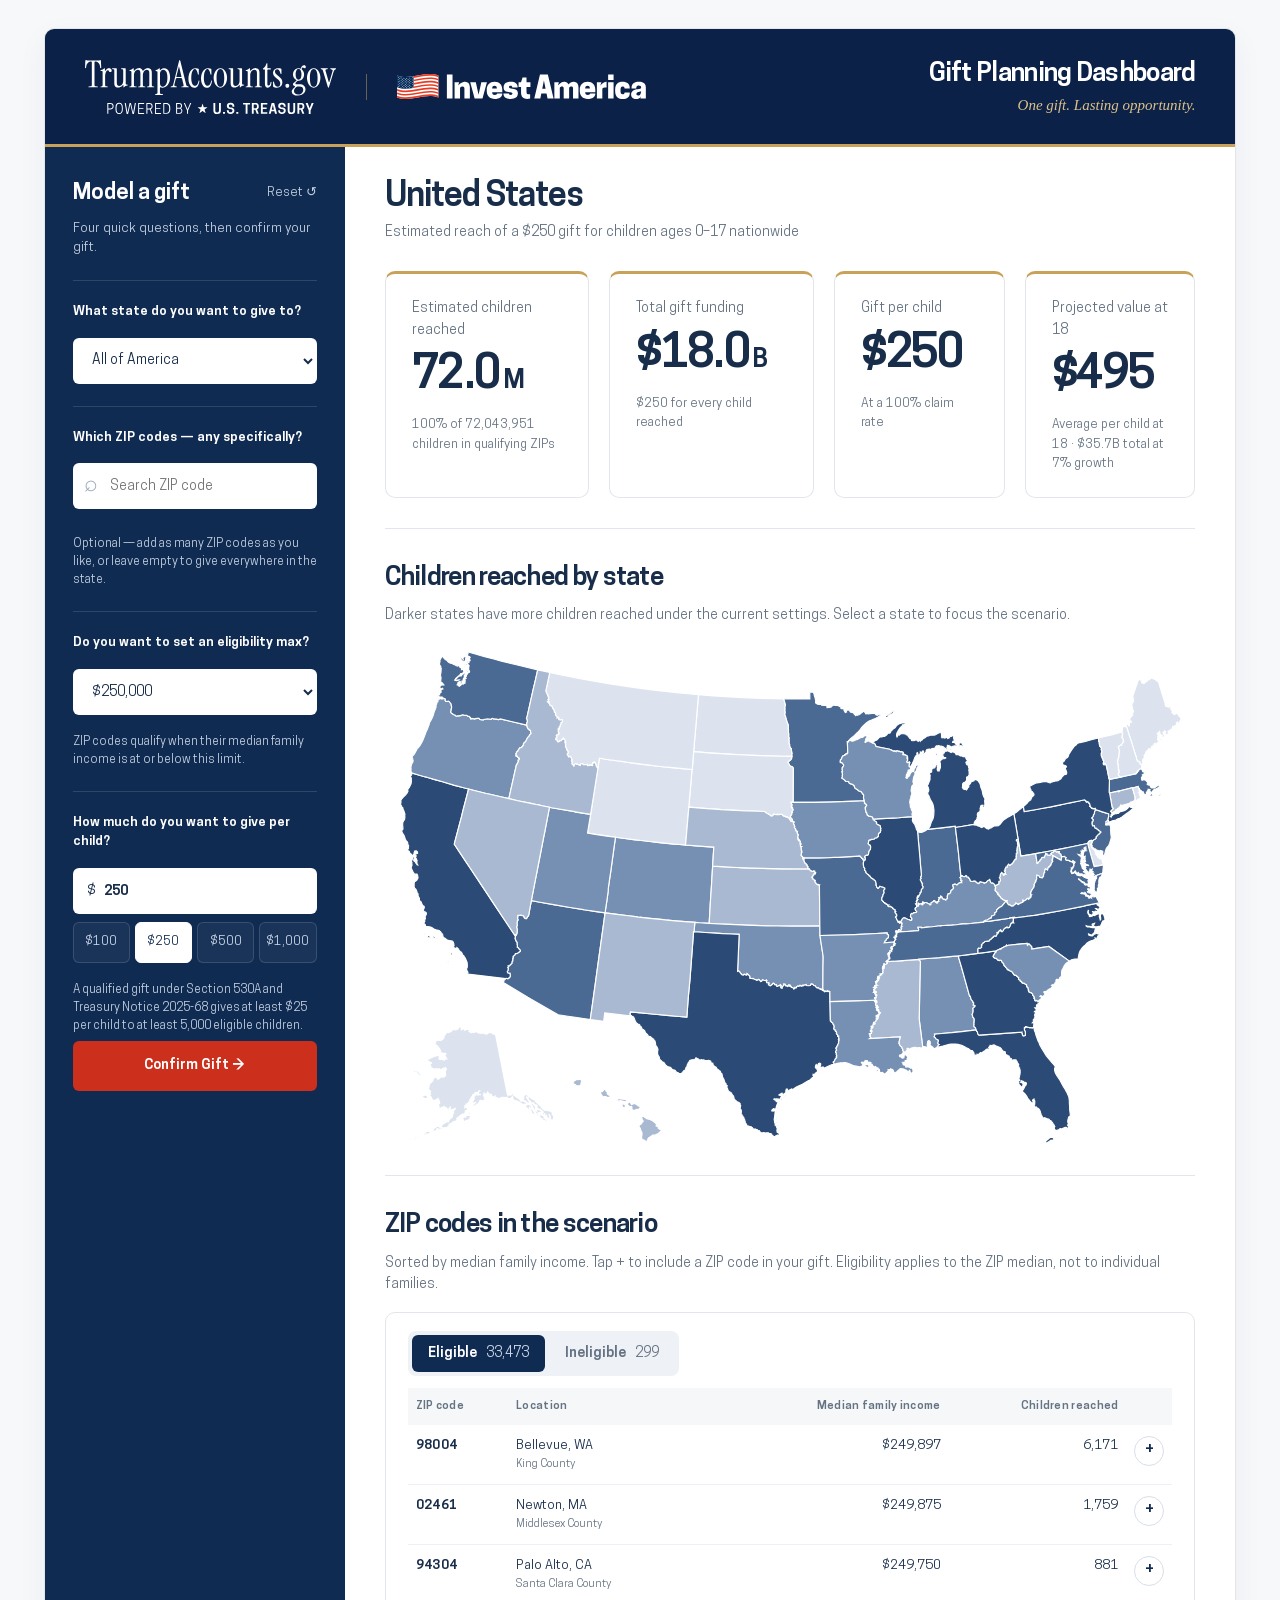
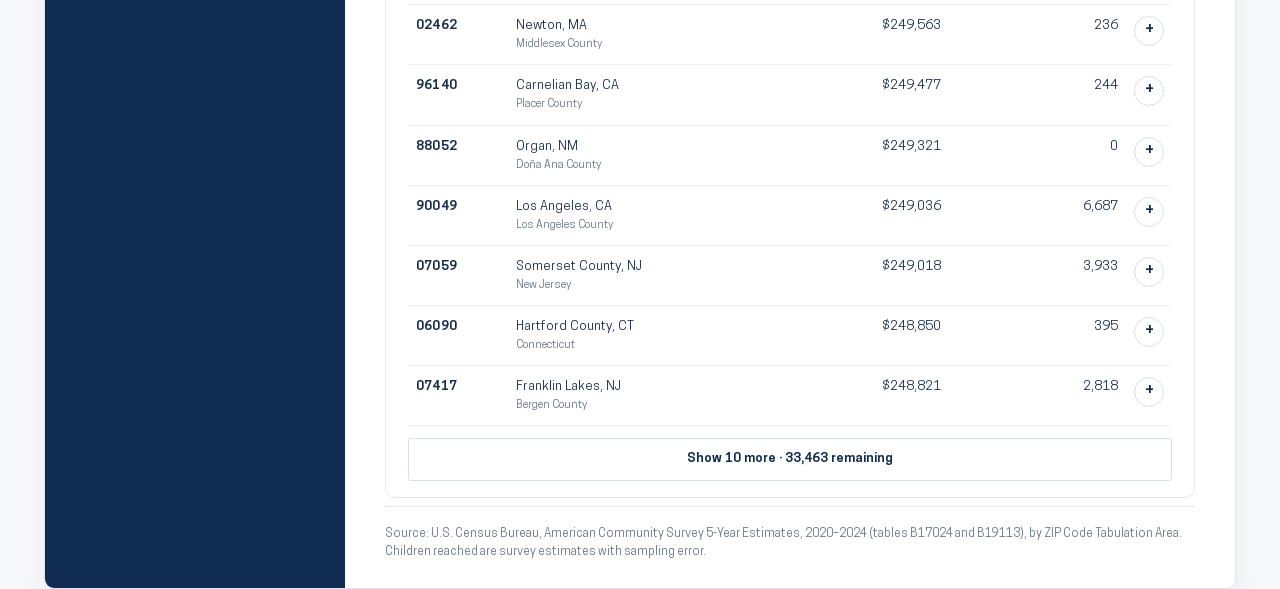
<file: index.html>
<!doctype html>
<html lang="en"><head><meta charset="UTF-8"><meta name="viewport" content="width=device-width,initial-scale=1"><meta name="theme-color" content="#102b52"><title>Gift Planning · Invest America</title><meta property="og:title" content="Invest America Gift Planning"><meta property="og:description" content="Model how a gift into Trump Accounts could reach children by ZIP code, county, or state — built on U.S. Census data."><meta property="og:type" content="website"><link rel="icon" href="data:image/svg+xml,%3Csvg xmlns='http://www.w3.org/2000/svg' viewBox='0 0 48 48'%3E%3Crect width='48' height='48' rx='8' fill='%23102b52'/%3E%3Ctext x='8' y='33' fill='white' font-size='28' font-family='serif'%3EIA%3C/text%3E%3C/svg%3E"><link rel="stylesheet" href="./src/styles.css?v=mtv3k6l4"><script>if(self!==top||/[?&]embed(=|&|$)/.test(location.search))document.documentElement.classList.add('embed');</script></head>
<body>
<a class="skip" href="#results">Skip to results</a>

<main id="ia-dashboard">
<div class="workspace" id="gift-panel"><div class="brandbar"><div class="logos"><a class="brand-ta first" href="https://trumpaccounts.gov/" target="_blank" rel="noreferrer" aria-label="TrumpAccounts.gov, powered by U.S. Treasury"><img src="./public/assets/trumpaccounts-gov-white.svg" alt="TrumpAccounts.gov, powered by U.S. Treasury"></a><a class="brand-ia" href="https://investamerica.org/" target="_blank" rel="noreferrer" aria-label="Invest America home"><img class="brand" src="./public/assets/invest-america-white.svg" alt="Invest America"></a></div><div class="masthead-title"><h1 class="header-h1">Gift Planning Dashboard</h1><p class="tagline">One gift. Lasting opportunity.</p></div></div><div class="brandbar-mini" aria-hidden="true"><img src="./public/assets/trumpaccounts-gov-white.svg" alt=""><i class="dot"></i><img src="./public/assets/invest-america-white.svg" alt=""></div>
<aside class="filters" id="filters" aria-label="Scenario assumptions"><div class="filter-title"><h2>Model a gift</h2><button id="reset">Reset ↺</button></div><p class="filter-intro">Four quick questions, then confirm your gift.</p>
<div class="filter-section"><h3>What state do you want to give to?</h3><div class="field"><label class="sr-only" for="state">State</label><select id="state"><option value="">All of America</option></select></div></div>
<div class="filter-section"><h3>Which ZIP codes — any specifically?</h3><div class="field"><label class="sr-only" for="zip">ZIP code search</label><div class="input-icon"><span aria-hidden="true">⌕</span><input id="zip" type="text" inputmode="numeric" maxlength="5" placeholder="Search ZIP code" autocomplete="off"></div><button class="outline zip-add" id="zip-add" hidden>Add ZIP to selection</button><div class="zip-chips" id="zip-chips"></div></div><p class="filter-hint" id="geo-hint">Optional — add as many ZIP codes as you like, or leave empty to give everywhere in the state.</p></div>
<div class="filter-section"><h3>Do you want to set an eligibility max?</h3><div class="field"><label class="sr-only" for="income">Maximum ZIP median family income</label><select id="income"><option value="50000">$50,000</option><option value="75000">$75,000</option><option value="100000">$100,000</option><option value="150000">$150,000</option><option value="250000" selected>$250,000</option><option value="1000000">No income limit</option></select></div><p class="filter-hint">ZIP codes qualify when their median family income is at or below this limit.</p></div>
<div class="filter-section"><h3>How much do you want to give per child?</h3><div class="field"><label class="sr-only" for="gift">Gift per child</label><div class="amount-input"><span>$</span><input id="gift" type="number" min="25" max="1000000" step="50" value="250"></div><div class="presets"><button data-gift="100">$100</button><button data-gift="250" class="selected">$250</button><button data-gift="500">$500</button><button data-gift="1000">$1,000</button></div></div></div>
<p class="filter-hint">A qualified gift under Section 530A and Treasury Notice 2025-68 gives at least $25 per child to at least 5,000 eligible children.</p>
<div class="filter-actions"><button class="filters-done" id="filters-done">Show results</button><a class="confirm-gift" id="confirm-gift" href="./give.html">Confirm Gift →</a></div></aside>
<section class="results" id="results" aria-label="Scenario results">
<div class="scope-bar"><div><h2 id="scope-name">United States</h2><p class="section-description" id="scope-sub">Loading Census data…</p></div><div class="scope-actions"><button class="filters-toggle" id="filters-toggle" aria-expanded="false" aria-controls="filters">Adjust scenario</button></div></div>
<div class="compliance" id="compliance" role="status" hidden></div>
<div class="metrics" aria-live="polite" aria-atomic="true">
<div class="metric"><div class="metric-head"><div class="metric-label">Estimated children reached</div></div><div class="metric-value" id="reach">…</div><div class="metric-note" id="reach-note">Loading Census data</div></div>
<div class="metric"><div class="metric-head"><div class="metric-label">Total gift funding</div></div><div class="metric-value" id="funding">…</div><div class="metric-note" id="funding-note">$250 for every child reached</div></div>
<div class="metric small-metric"><div class="metric-head"><div class="metric-label">Gift per child</div></div><div class="metric-value" id="gift-metric">$250</div><div class="metric-note" id="claim-note">At a 100% claim rate</div></div>
<div class="metric small-metric"><div class="metric-head"><div class="metric-label">Projected value at 18</div></div><div class="metric-value" id="growth">…</div><div class="metric-note" id="growth-note">Average per child</div></div>
</div>
<div class="budget-plan" id="budget-plan" hidden></div>
<div class="analysis-grid"><section class="map-section"><div class="section-heading"><div><h2 id="map-heading">Children reached by state</h2></div></div><p class="section-description" id="map-sub">Darker states have more children reached under the current settings. Select a state to focus the scenario, and select it again to return to the national view.</p><div class="map-wrap"><svg id="us-map" viewBox="0 0 975 610" aria-label="United States map. Select a state to filter the scenario."></svg><div class="map-tooltip" id="map-tooltip" role="status"></div></div></section>
</div>
<section class="zip-section"><div class="table-top"><div><h2 id="table-title">ZIP codes in the scenario</h2><p class="section-description" id="table-description">Sorted by median family income. Tap + to include a ZIP code in your gift. Eligibility applies to the ZIP median, not to individual families.</p></div></div>
<div class="zip-list"><div class="zip-list-head"><div class="segment" role="tablist" aria-label="ZIP code eligibility"><button class="seg on" id="seg-eligible" role="tab" aria-selected="true" data-group="eligible">Eligible <span id="eligible-count"></span></button><button class="seg" id="seg-ineligible" role="tab" aria-selected="false" data-group="ineligible">Ineligible <span id="ineligible-count"></span></button></div></div><div id="zip-list"></div><button class="outline show-more" id="zip-more">Show more</button></div></section>
<p class="source-note">Source: U.S. Census Bureau, American Community Survey 5-Year Estimates, 2020–2024 (tables B17024 and B19113), by ZIP Code Tabulation Area. Children reached are survey estimates with sampling error.</p>
</section></div>
<div class="toast" id="toast" role="status"></div>
</main>
<script type="module" src="./src/app.js?v=mtv3k6l4"></script>
</body></html>
</file>
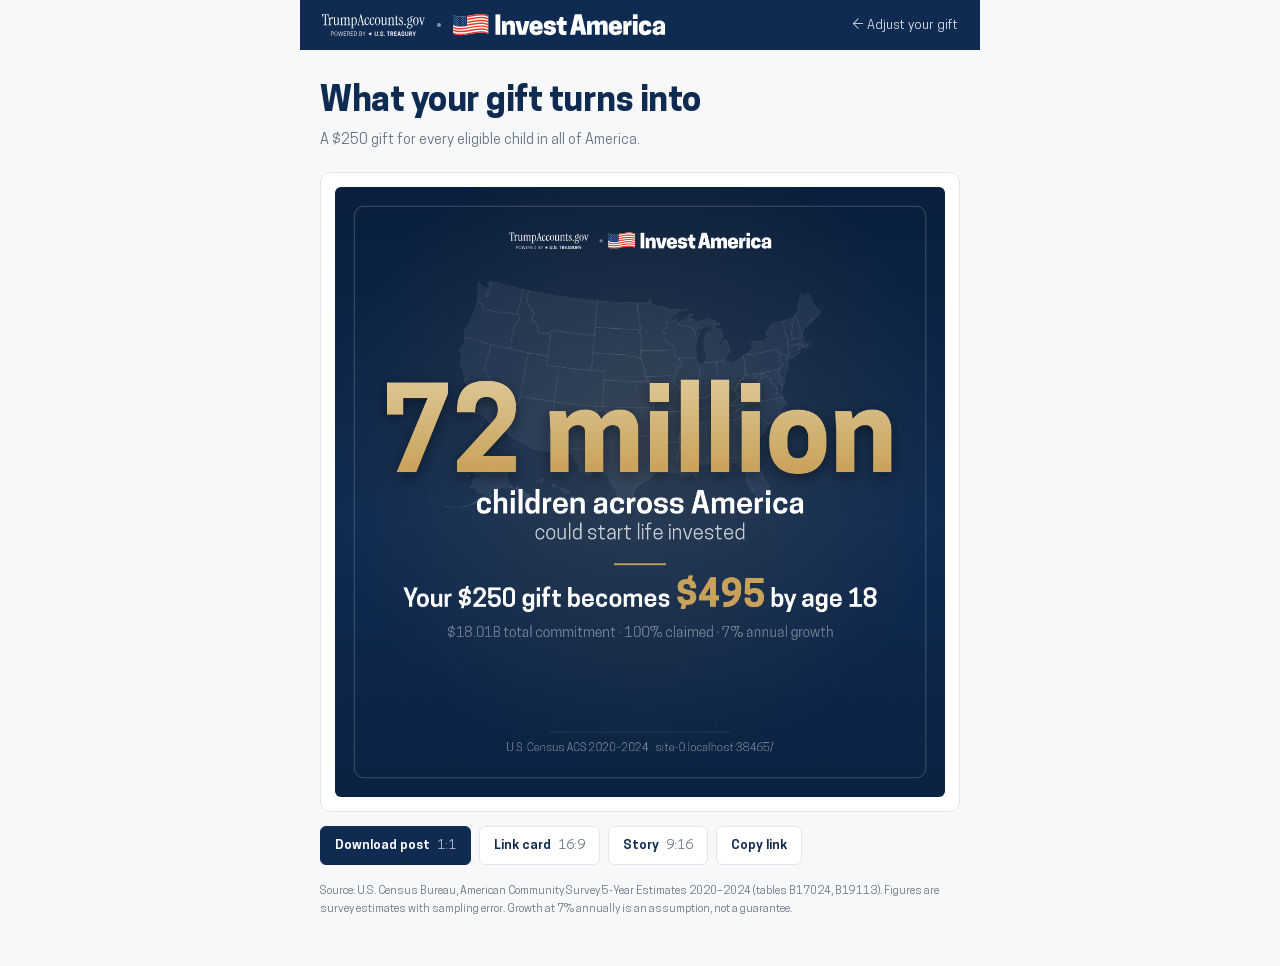
<file: give.html>
<!doctype html>
<html lang="en"><head><meta charset="UTF-8"><meta name="viewport" content="width=device-width,initial-scale=1"><meta name="theme-color" content="#102b52"><title>Your Gift · Invest America</title>
<meta property="og:title" content="One gift. Lasting opportunity."><meta property="og:description" content="See how many children a Trump Account gift could reach — and what it grows into by age 18."><meta property="og:type" content="website">
<link rel="icon" href="data:image/svg+xml,%3Csvg xmlns='http://www.w3.org/2000/svg' viewBox='0 0 48 48'%3E%3Crect width='48' height='48' rx='8' fill='%23102b52'/%3E%3Ctext x='8' y='33' fill='white' font-size='28' font-family='serif'%3EIA%3C/text%3E%3C/svg%3E">
<link rel="stylesheet" href="./src/give.css?v=mtv3k6l4"></head>
<body>
<main class="give">
<header class="g-head"><div class="g-logos"><img src="./public/assets/trumpaccounts-gov-white.svg" alt="TrumpAccounts.gov"><i class="dot" aria-hidden="true"></i><img src="./public/assets/invest-america-white.svg" alt="Invest America"></div><a class="g-full" href="./index.html">← Adjust your gift</a></header>
<section class="g-body">
<h1>What your gift turns into</h1>
<p class="g-sub" id="g-sub">Your confirmed scenario, ready to share.</p>
<div class="g-cardwrap"><canvas id="card" width="1080" height="1080" role="img" aria-label="Shareable gift summary card"></canvas></div>
<div class="g-notice" id="notice" hidden></div>
<div class="g-actions">
 <button class="g-dl primary" id="dl-sq">Download post <span>1:1</span></button>
 <button class="g-dl" id="dl-ls">Link card <span>16:9</span></button>
 <button class="g-dl" id="dl-st">Story <span>9:16</span></button>
 <button class="g-dl" id="copy">Copy link</button>
</div>
<p class="g-fine">Source: U.S. Census Bureau, American Community Survey 5-Year Estimates 2020–2024 (tables B17024, B19113). Figures are survey estimates with sampling error. Growth at 7% annually is an assumption, not a guarantee.</p>
</section>
</main>
<div class="g-toast" id="toast" role="status"></div>
<script type="module" src="./src/give.js?v=mtv3k6l4"></script>
</body></html>
</file>
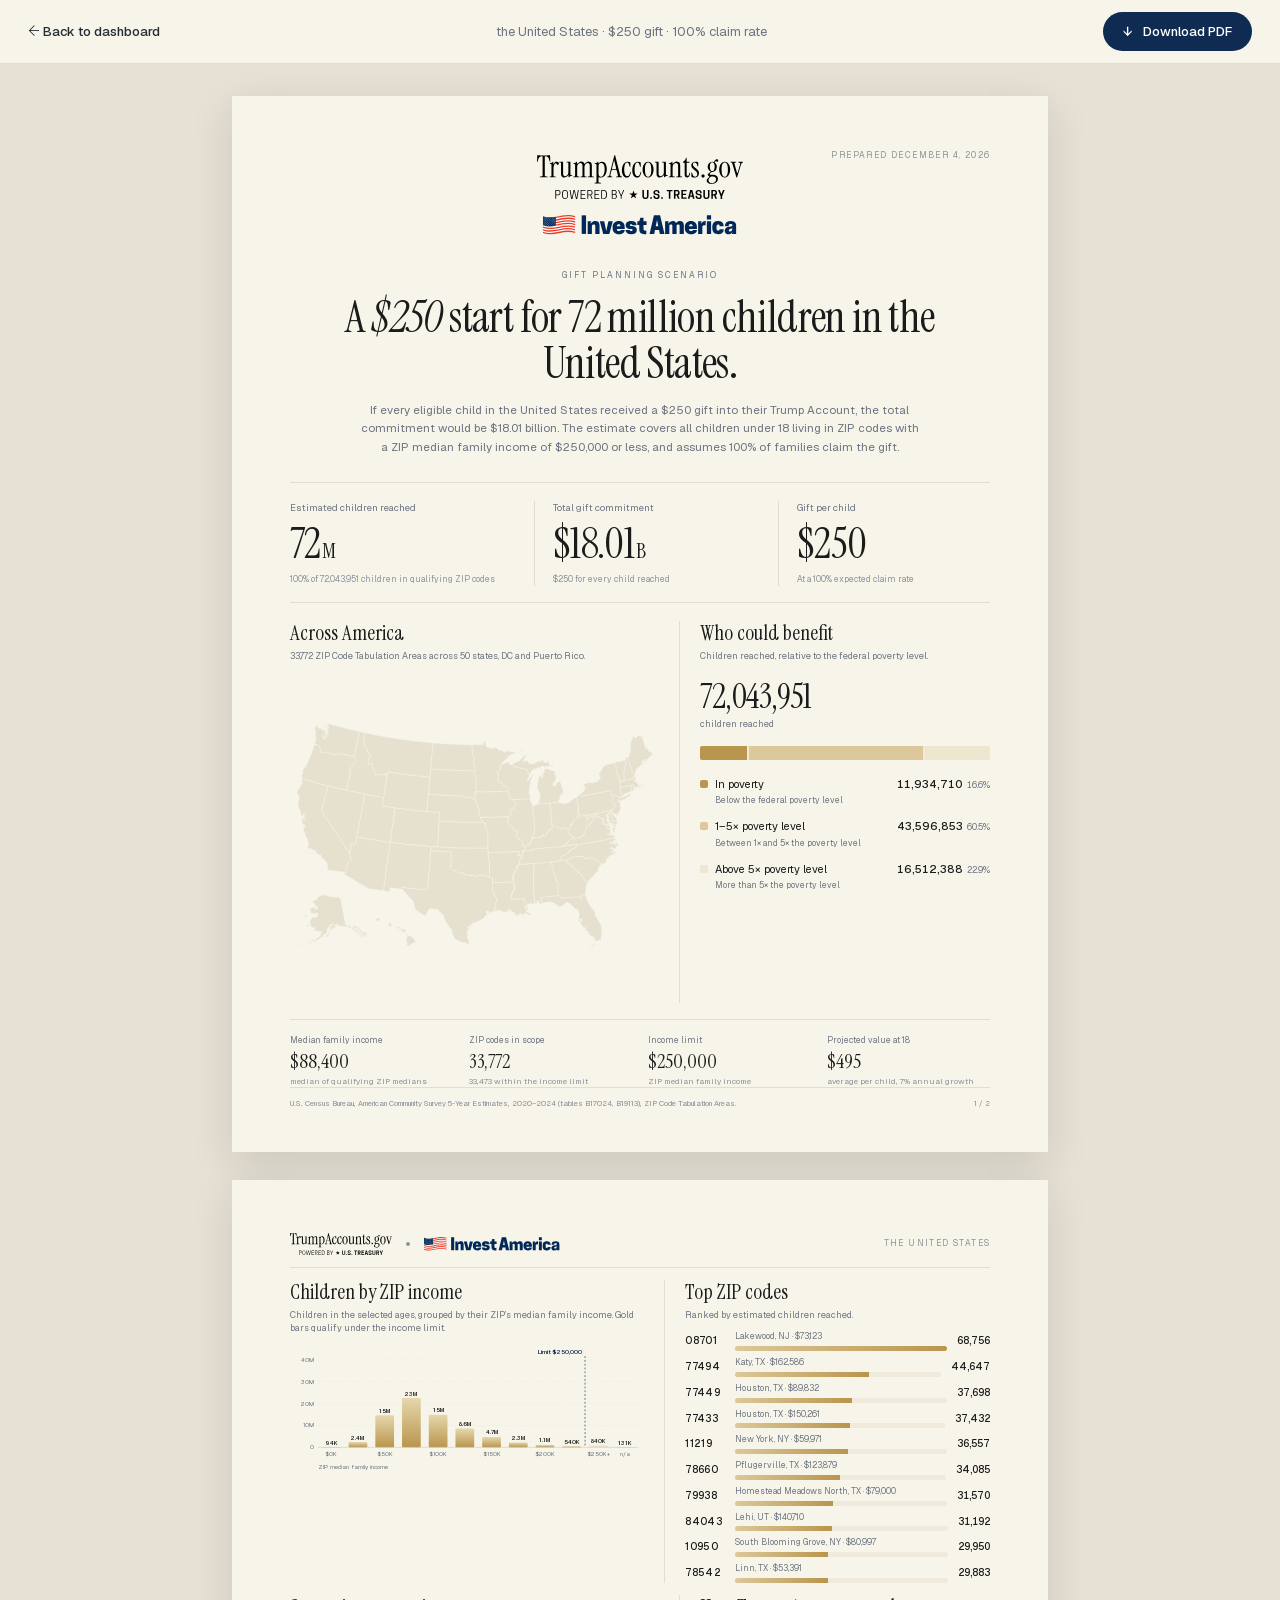
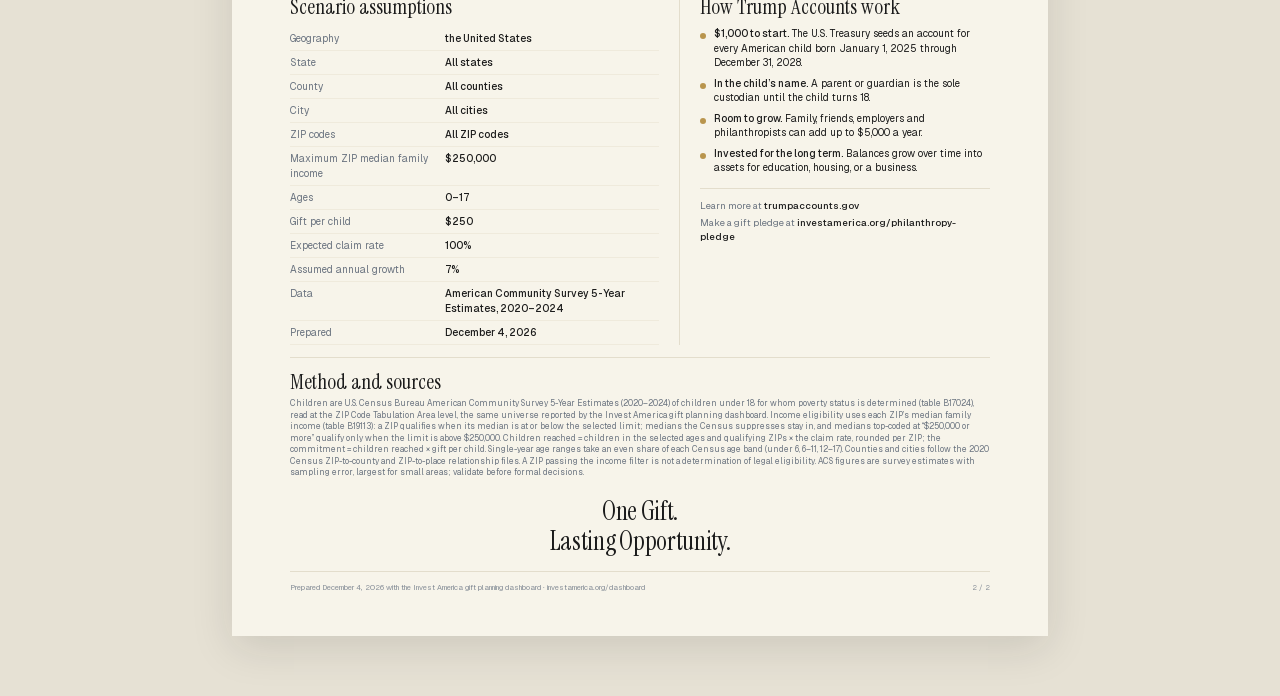
<file: pamphlet.html>
<!doctype html>
<html lang="en"><head><meta charset="UTF-8"><meta name="viewport" content="width=device-width,initial-scale=1"><meta name="theme-color" content="#102b52"><title>Gift Planning Scenario · Invest America × Trump Accounts</title><link rel="icon" href="data:image/svg+xml,%3Csvg xmlns='http://www.w3.org/2000/svg' viewBox='0 0 48 48'%3E%3Crect width='48' height='48' rx='8' fill='%23102b52'/%3E%3Ctext x='8' y='33' fill='white' font-size='28' font-family='serif'%3EIA%3C/text%3E%3C/svg%3E"><link rel="stylesheet" href="./src/pamphlet.css?v=mtv3k6l4"></head>
<body>
<div class="toolbar no-print"><a class="back" href="./index.html">← Back to dashboard</a><span class="tb-title" id="tb-title">Preparing your pamphlet…</span><button id="print" class="primary"><span aria-hidden="true">↓</span> Download PDF</button></div>
<main id="doc">
<section class="page p1">
 <header class="brandhead"><span class="date" id="date"></span><div class="brandgroup"><img class="ta-lockup" src="./public/assets/trumpaccounts-gov.svg" alt="TrumpAccounts.gov, powered by U.S. Treasury"><img class="ia" src="./public/assets/invest-america.svg" alt="Invest America"></div></header>
 <div class="hero-band">
  <div class="eyebrow">GIFT PLANNING SCENARIO</div>
  <h1 id="headline">Preparing your scenario…</h1>
  <p class="lede" id="lede"></p>
  <p class="compliance" id="compliance" hidden></p>
 </div>
 <div class="kpis">
  <div class="kpi"><span>Estimated children reached</span><strong id="k-reach">…</strong><em id="k-reach-note"></em></div>
  <div class="kpi"><span>Total gift commitment</span><strong id="k-funding">…</strong><em id="k-funding-note"></em></div>
  <div class="kpi"><span>Gift per child</span><strong id="k-gift">…</strong><em id="k-gift-note"></em></div>
 </div>
 <div class="grid2">
  <div class="card"><div class="card-head"><h2 id="map-title">Geographic reach</h2><p id="map-sub"></p></div><svg id="map" viewBox="0 0 975 610" role="img" aria-label="Map of the United States with the scenario area highlighted"></svg></div>
  <div class="card"><div class="card-head"><h2>Who could benefit</h2><p>Children reached, relative to the federal poverty level.</p></div><div class="pov-total"><strong id="pov-total"></strong><span>children reached</span></div><div class="stack" id="stack" role="img"></div><div id="pov-rows"></div></div>
 </div>
 <div class="facts">
  <div><span>Median family income</span><strong id="f-mfi"></strong><em>median of qualifying ZIP medians</em></div>
  <div><span>ZIP codes in scope</span><strong id="f-zips"></strong><em id="f-zips-note"></em></div>
  <div><span>Income limit</span><strong id="f-limit"></strong><em>ZIP median family income</em></div>
  <div><span>Projected value at 18</span><strong id="f-growth"></strong><em id="f-growth-note"></em></div>
 </div>
 <footer class="pfoot"><span>U.S. Census Bureau, American Community Survey 5-Year Estimates, 2020–2024 (tables B17024, B19113), ZIP Code Tabulation Areas.</span><span>1 / 2</span></footer>
</section>
<section class="page p2">
 <header class="brandhead small"><div class="brandgroup row"><img class="ta-lockup" src="./public/assets/trumpaccounts-gov.svg" alt="TrumpAccounts.gov, powered by U.S. Treasury"><span class="dot" aria-hidden="true"></span><img class="ia" src="./public/assets/invest-america.svg" alt="Invest America"></div><span class="date" id="scope-2"></span></header>
 <div class="grid2 tall">
  <div class="card"><div class="card-head"><h2>Children by ZIP income</h2><p>Children in the selected ages, grouped by their ZIP’s median family income. Gold bars qualify under the income limit.</p></div><svg id="hist" viewBox="0 0 560 200" role="img" aria-label="Children by ZIP median family income band"></svg></div>
  <div class="card"><div class="card-head"><h2>Top ZIP codes</h2><p>Ranked by estimated children reached.</p></div><ol class="top" id="top"></ol></div>
 </div>
 <div class="grid2">
  <div class="card"><div class="card-head"><h2>Scenario assumptions</h2></div><table class="assume" id="assume"></table></div>
  <div class="card how"><div class="card-head"><h2>How Trump Accounts work</h2></div><ul><li><strong>$1,000 to start.</strong> The U.S. Treasury seeds an account for every American child born January 1, 2025 through December 31, 2028.</li><li><strong>In the child’s name.</strong> A parent or guardian is the sole custodian until the child turns 18.</li><li><strong>Room to grow.</strong> Family, friends, employers and philanthropists can add up to $5,000 a year.</li><li><strong>Invested for the long term.</strong> Balances grow over time into assets for education, housing, or a business.</li></ul><p class="cta"><span>Learn more at <strong>trumpaccounts.gov</strong></span><span>Make a gift pledge at <strong>investamerica.org/philanthropy-pledge</strong></span></p></div>
 </div>
 <div class="card method"><div class="card-head"><h2>Method and sources</h2></div><p>Children are U.S. Census Bureau American Community Survey 5-Year Estimates (2020–2024) of children under 18 for whom poverty status is determined (table B17024), read at the ZIP Code Tabulation Area level, the same universe reported by the Invest America gift planning dashboard. Income eligibility uses each ZIP’s median family income (table B19113): a ZIP qualifies when its median is at or below the selected limit; medians the Census suppresses stay in, and medians top-coded at “$250,000 or more” qualify only when the limit is above $250,000. Children reached = children in the selected ages and qualifying ZIPs × the claim rate, rounded per ZIP; the commitment = children reached × gift per child. Single-year age ranges take an even share of each Census age band (under 6, 6–11, 12–17). Counties and cities follow the 2020 Census ZIP-to-county and ZIP-to-place relationship files. A ZIP passing the income filter is not a determination of legal eligibility. ACS figures are survey estimates with sampling error, largest for small areas; validate before formal decisions.</p></div>
 <div class="closing">One Gift.<br>Lasting Opportunity.</div><footer class="pfoot"><span id="prepared"></span><span>2 / 2</span></footer>
</section>
</main>
<script type="module" src="./src/pamphlet.js?v=mtv3k6l4"></script>
</body></html>
</file>
<file: src/styles.css>
@font-face{font-family:Cooper;src:url('../public/assets/cooper-book.woff2') format('woff2');font-weight:400;font-display:swap}@font-face{font-family:Cooper;src:url('../public/assets/cooper-semibold.woff2') format('woff2');font-weight:600;font-display:swap}@font-face{font-family:Cooper;src:url('../public/assets/cooper-bold.woff2') format('woff2');font-weight:700;font-display:swap}
/* Tabs and the account growth calculator */
.tabs{display:flex;gap:4px;border-bottom:1px solid var(--line);margin-bottom:18px}.tab{background:none;color:var(--muted);font-size:12px;font-weight:600;padding:12px 16px;position:relative;border-radius:3px 3px 0 0}.tab span{font-size:9px;font-weight:400;margin-right:8px;color:#8d9aac}.tab:hover{color:var(--ink);background:#f1f4f8}.tab.active{color:var(--navy)}.tab.active:after{content:'';position:absolute;left:0;right:0;bottom:-1px;height:3px;background:var(--red)}.check{display:flex!important;align-items:flex-start;gap:9px;font-weight:600;font-size:10px;cursor:pointer}.check input{width:15px!important;height:15px!important;margin:1px 0 0;accent-color:#f05a41;flex:none}.chart-section{padding:24px 0 22px}.chart-wrap{margin-top:4px}#growth-chart{width:100%;height:auto;display:block;overflow:visible}#growth-chart text{font-family:var(--font);font-size:11px;fill:var(--muted)}#growth-chart .grid{stroke:#e6eaf0;stroke-dasharray:2 4}#growth-chart .axis{stroke:var(--line)}#growth-chart .contrib{fill:#173863}#growth-chart .growth{fill:#c9a25a}#growth-chart .bar:hover .growth{fill:var(--red)}#growth-chart .callout{font-weight:600;fill:var(--ink);font-size:12px}#growth-chart .year{font-weight:600;fill:var(--navy)}.gold{background:#c9a25a}.contribute{margin:26px auto 0;max-width:560px;text-align:center}.contribute-label{display:inline-flex;align-items:center;gap:8px;font-size:13px;color:var(--ink)}.contribute-label select{border:0;border-bottom:2px solid var(--navy);background:#fff;color:var(--navy);font-weight:600;font-size:13px;padding:2px 20px 2px 2px;appearance:none;-webkit-appearance:none;background-image:url("data:image/svg+xml,%3Csvg xmlns='http://www.w3.org/2000/svg' width='10' height='14' viewBox='0 0 10 14'%3E%3Cpath d='M1 5l4-4 4 4M1 9l4 4 4-4' fill='none' stroke='%23102b52' stroke-width='1.5'/%3E%3C/svg%3E");background-repeat:no-repeat;background-position:right 2px center}.ruler{position:relative;padding:44px 0 22px}.ruler input[type=range]{width:100%;height:36px;margin:0;background:transparent;-webkit-appearance:none;appearance:none;position:relative;z-index:2}.ruler input[type=range]::-webkit-slider-runnable-track{height:36px;background:transparent}.ruler input[type=range]::-webkit-slider-thumb{-webkit-appearance:none;width:3px;height:36px;background:var(--navy);border-radius:2px;cursor:ew-resize}.ruler input[type=range]::-moz-range-track{height:36px;background:transparent}.ruler input[type=range]::-moz-range-thumb{width:3px;height:36px;background:var(--navy);border:0;border-radius:2px;cursor:ew-resize}.ruler-ticks{position:absolute;left:0;right:0;bottom:22px;height:36px;pointer-events:none;background:repeating-linear-gradient(90deg,#c5cdd8 0 1px,transparent 1px calc(100% / 40)) left bottom/100% 10px no-repeat,repeating-linear-gradient(90deg,#8d9aac 0 1px,transparent 1px calc(100% / 8)) left bottom/100% 20px no-repeat,linear-gradient(#8d9aac,#8d9aac) right bottom/1px 20px no-repeat}.chip{position:absolute;top:0;transform:translateX(-50%);background:#fff;border:1px solid var(--line);box-shadow:0 3px 10px #102b5214;border-radius:4px;padding:6px 12px;font-size:16px;font-weight:600;color:var(--navy);white-space:nowrap;pointer-events:none}.chip:after{content:'';position:absolute;left:50%;bottom:-6px;width:10px;height:10px;background:#fff;border-right:1px solid var(--line);border-bottom:1px solid var(--line);transform:translateX(-50%) rotate(45deg)}.ruler-labels{display:flex;justify-content:space-between;font-size:10px;color:var(--muted);margin-top:4px}.contribute .presets{justify-content:center;margin-top:10px;flex-wrap:wrap}.contribute .presets button{flex:none;background:#fff;color:var(--ink);border:1px solid #d8dfe8;padding:7px 12px;font-size:10px}.contribute .presets button.selected,.contribute .presets button:hover{background:var(--navy);color:#fff;border-color:var(--navy)}.contribute #g-cap-hint{margin-top:12px}.milestones-section{border-top:1px solid var(--line);padding-top:24px}.milestones{display:grid;grid-template-columns:repeat(4,1fr);gap:12px;margin:14px 0 24px}.milestone{border:1px solid var(--line);border-radius:4px;padding:14px 16px}.milestone span{display:block;font-size:9px;color:var(--muted);margin-bottom:5px}.milestone strong{font-size:20px;font-weight:600;letter-spacing:-.7px;font-variant-numeric:tabular-nums}.milestone.primary-milestone{background:var(--navy);color:#fff;border-color:var(--navy)}.milestone.primary-milestone span{color:#b3c0d1}.growth .presets button{font-size:9px}@media(max-width:1100px){.milestones{grid-template-columns:repeat(2,1fr)}}@media(max-width:600px){.tabs{gap:0}.tab{padding:11px 10px;font-size:11px;flex:1;text-align:center}.tab span{display:none}.milestones{grid-template-columns:1fr 1fr;gap:8px}.milestone strong{font-size:18px}#growth-chart text{font-size:14px}}
/* Embed mode: active inside an iframe or with ?embed. The host page (investamerica.org/dashboard/) supplies the site header, hero title, and footer, so this chrome is removed and the app fills the frame edge to edge. */
.embed body{background:#fff}.embed .topline,.embed .footer{display:none}.embed main{max-width:none;padding:0}.embed .page-heading{padding:0 0 16px;justify-content:flex-end}.embed dialog{position:fixed;top:24px;margin:0 auto;max-height:calc(100vh - 48px)}.embed .toast{top:24px;bottom:auto;transform:translate(-50%,-20px)}.embed .toast.show{transform:translate(-50%,0)}
:root{--navy:#102b52;--ink:#182d4a;--muted:#667383;--red:#cc301d;--blue:#43668e;--line:#e2e6ec;--paper:#f7f8fa;--beige:#f1f3f7;--gold:#c9a25a;--font:Cooper,Arial,sans-serif}*{box-sizing:border-box}body{margin:0;background:var(--paper);font:14px/1.55 var(--font);color:var(--ink)}button,input,select{font:inherit}button,a,input,select{-webkit-tap-highlight-color:transparent}button,a,select,input[type=range]{touch-action:manipulation}button{cursor:pointer}a{color:inherit}button{border:0}button:focus-visible,a:focus-visible,input:focus-visible,select:focus-visible,svg [tabindex]:focus-visible{outline:3px solid #2b83d5;outline-offset:3px}button:disabled,input:disabled,select:disabled{cursor:not-allowed}h1,h2,h3,p{margin:0}button{transition:background .18s,color .18s,transform .18s}button:active{transform:translateY(1px)}.sr-only{position:absolute;width:1px;height:1px;overflow:hidden;clip:rect(0,0,0,0);white-space:nowrap}.skip{position:fixed;top:-100px;left:12px;background:#fff;padding:12px;z-index:10}.skip:focus{top:12px}.topline{height:30px;background:var(--navy);color:#fff;display:flex;align-items:center;justify-content:space-between;padding:0 3.4%;font-size:9px;letter-spacing:1.4px}.topline span:last-child{font:italic 13px Georgia,serif;letter-spacing:.1px}.brandbar{grid-column:1/-1;display:flex;align-items:center;justify-content:space-between;gap:24px;padding:18px 30px;background:#fff;border-bottom:1px solid var(--line)}.logos{display:flex;align-items:center;gap:22px}.brand-ta{display:flex;align-items:center}.brand-ia{display:flex;align-items:center;border-left:1px solid var(--line);padding-left:22px}.brand-ta img{height:40px;width:auto;display:block}.brand{width:245px;height:auto;display:block}.nav-link span{margin-left:8px}.nav-active:after{content:'';position:absolute;height:3px;background:var(--red);bottom:0;left:0;right:0}.prototype{border:1px solid var(--line);border-radius:4px;padding:6px 10px;font-size:10px;color:var(--muted)}.prototype i{display:inline-block;width:5px;height:5px;background:#7e8ca0;border-radius:50%;vertical-align:middle;margin-right:5px}main{max-width:1600px;margin:auto;padding:0 3.4%}.header-h1{font-size:22px;font-weight:600;color:var(--navy);letter-spacing:-.6px;margin:0}.workspace{margin-top:28px}.workspace>.brandbar+.filters{grid-row:2}@media(max-width:820px){.header-h1{font-size:16px}.workspace{margin-top:18px}.brandbar{padding:14px 20px}.brand-ta{display:none}.brand-ia{border-left:0;padding-left:0}}@media(max-width:600px){.header-h1{display:none}}.page-heading{display:grid;grid-template-columns:minmax(0,1.25fr) minmax(0,1fr);align-items:start;padding:36px 0 28px;gap:32px}.page-heading .export{justify-self:end;margin-top:6px}@media(max-width:820px){.page-heading{grid-template-columns:1fr;gap:14px}.page-heading .export{justify-self:start}}.eyebrow{font-size:9px;letter-spacing:1.4px;font-weight:600;color:#687c96;margin-bottom:8px}h1{font-size:clamp(27px,2.8vw,43px);line-height:1.2;letter-spacing:-1.5px;font-weight:600}h1 span{color:var(--red)}.page-heading p{margin-top:10px;color:var(--muted);font-size:12px}.primary{background:var(--red);color:white;padding:13px 18px;border-radius:3px;font-size:12px;font-weight:600;white-space:nowrap}.primary:hover{background:#ac2817}.export span{font-size:20px;font-weight:400;margin-right:10px;line-height:12px}.workspace{display:grid;grid-template-columns:258px minmax(0,1fr);background:white;border:1px solid var(--line);border-radius:5px;overflow:hidden;box-shadow:0 5px 18px #102b5204}.filters{background:var(--navy);color:#fff;padding:24px 22px}.filter-title{display:flex;justify-content:space-between;align-items:center}.filter-title h2{font-size:18px;font-weight:600}.filter-title button{font-size:10px;color:#c4d0e0;background:none;padding:3px 0}.filter-title button:hover{color:white}.filter-intro{color:#afbdd1;font-size:10px;margin:7px 0 22px}.field{margin-bottom:16px}.field label{display:block;font-size:10px;margin-bottom:6px;font-weight:600;letter-spacing:.1px}.field input,.field select{width:100%;height:38px;border:1px solid #fff3;border-radius:3px;background:#fff;color:var(--ink);font-size:11px;padding:0 10px}.field select{padding-right:21px}.field input:disabled,.field select:disabled{background:#ffffff0c;border-color:#ffffff12;color:#b3c0d1;opacity:1}.filter-section{border-top:1px solid #ffffff20;padding-top:18px;margin-top:20px}.filter-section h3{font-size:12px;font-weight:600;margin-bottom:16px}.filter-section h3>span{font-size:9px;color:#b3c0d1;margin-right:9px;font-weight:400}.input-icon{position:relative}.input-icon span{position:absolute;left:11px;top:3px;font:23px Georgia;color:#9daabb;pointer-events:none}.input-icon input{padding-left:32px}.filter-hint{font-size:10px;color:#b3c0d1;line-height:1.5}.muted-light{font-weight:400;color:#afbdd1;float:right}.age-inputs{display:flex;align-items:center;gap:8px;font-size:10px;color:#c8d1df}.age-inputs input{min-width:0;width:62px}.age-inputs span:last-child{font-size:9px}.amount-input{position:relative}.amount-input>span{position:absolute;top:8px;left:12px;color:var(--ink)}.amount-input input{padding-left:26px;font-weight:600}.presets{display:flex;gap:5px;margin-top:8px}.presets button{flex:1;padding:6px 0;background:#ffffff0b;color:#cbd7e8;border:1px solid #ffffff22;border-radius:3px;font-size:9px}.presets button.selected,.presets button:hover{background:#fff;color:var(--navy);border-color:white}.range-label{display:flex;align-items:center;justify-content:space-between}.range-label output{font-size:11px}.field input[type=range]{height:20px;padding:0;background:transparent;border:0;accent-color:#f05a41}.range-ticks{display:flex;justify-content:space-between;font-size:8px;color:#bdc8d8}.filter-footer{display:flex;gap:9px;color:#b7c5d8;font-size:10px;border-top:1px solid #ffffff20;padding-top:17px;margin-top:17px}.filter-footer span{font-size:15px}.results{min-width:0;padding:25px 30px 0}.scope-bar{display:flex;justify-content:space-between;align-items:flex-start;gap:10px;font-size:12px}.scope-bar .eyebrow{margin-bottom:6px}.scope-bar>.scope-actions{display:flex;align-items:center;gap:28px;flex:none}.scope-bar h2{font-size:24px;letter-spacing:-.6px}.scope-bar .section-description{margin-top:4px}.scope-bar>div{display:block;min-width:0}.status-dot{width:6px;height:6px;background:var(--red);border-radius:50%}.scope-sub{color:var(--muted);font-size:10px;border-left:1px solid var(--line);padding-left:12px;margin-left:3px}.data-badge{color:#1f6b3f;background:#e6f4ea;border:1px solid #bfe0c8;font-size:11px;font-weight:600;letter-spacing:1px;padding:9px 14px;border-radius:4px;white-space:nowrap;display:inline-flex;align-items:center;gap:8px}.data-badge.sample{background:#fff3e8;color:#935727}.metrics{display:grid;grid-template-columns:1.25fr 1.25fr 1fr;gap:16px;padding:22px 0 28px;border-bottom:1px solid var(--line);animation:enter .4s both}.metric{min-width:0;padding:20px 22px 18px;border:1px solid var(--line);border-radius:8px;background:#fff;display:flex;flex-direction:column;gap:10px;box-shadow:0 4px 14px #102b5208}.metric{border-top:3px solid var(--navy)}.metric-head{display:flex;align-items:center;gap:10px}.metric-head .metric-label{margin:0}.metric-icon{width:34px;height:34px;flex:none;border-radius:50%;display:grid;place-items:center;background:#f1f4f8;color:var(--navy)}.metric-label{font-size:10px;color:var(--muted);margin-bottom:9px}.metric-value{font-size:clamp(28px,3vw,44px);line-height:1.15;letter-spacing:-2px;font-weight:600;white-space:nowrap;font-variant-numeric:tabular-nums}.metric-value span{font-size:.55em;letter-spacing:-.7px;margin-left:3px}.metric-note{font-size:9px;color:var(--muted);margin-top:0}.small-metric .metric-value{font-size:clamp(28px,3vw,42px)}.analysis-grid{display:grid;grid-template-columns:1fr;padding:28px 0 25px;gap:28px}.map-section .map-wrap{max-width:1120px;margin:8px auto 0}.section-heading{display:flex;justify-content:space-between}.section-heading .eyebrow,.distribution .eyebrow,.table-top .eyebrow{font-size:8px;margin-bottom:5px}.results h2{font-size:18px;letter-spacing:-.5px;font-weight:600}.section-description{font-size:10px;color:var(--muted);margin-top:6px}.map-symbol{font:24px Georgia;color:#8498b0}.map-wrap{position:relative;margin:8px -5px 0}#us-map{width:100%;height:auto;display:block;overflow:visible}#us-map path{fill:#e6eaf0;stroke:white;stroke-width:1.4;transition:fill .18s,opacity .18s}#us-map path.available{fill:#527399;cursor:pointer}#us-map path.available:hover,#us-map path.available:focus-visible{fill:var(--red)}#us-map path:focus,#us-map path:focus-visible{outline:none}#us-map path.active{fill:var(--red);stroke:#fff;stroke-width:3}#us-map text{fill:white;font-size:15px;font-family:var(--font);font-weight:600;pointer-events:none}.map-tooltip{position:absolute;bottom:26px;left:50%;transform:translateX(-50%);background:var(--navy);color:white;font-size:10px;padding:5px 10px;border-radius:3px;white-space:nowrap;pointer-events:none;opacity:0;transition:opacity .15s}.map-tooltip.visible{opacity:1}.map-legend{display:flex;justify-content:center;gap:18px;font-size:11px;color:var(--muted);margin-top:2px}.map-legend span{display:flex;align-items:center;gap:5px}.legend-square{display:inline-block;width:7px;height:7px;border-radius:1px}.sample-color{background:#527399}.other-color{background:#e6eaf0}.red-color{background:var(--red)}[hidden]{display:none!important}.workspace.topbar{display:flex;flex-direction:column}.topbar .filters{position:relative;display:grid;grid-template-columns:1.35fr 1fr 1fr;gap:0 30px;padding:22px 28px 6px;align-items:start}.filters>.filter-section:first-of-type{border-top:0;padding-top:0;margin-top:0}.topbar .filter-section{border-top:0;padding-top:0;margin-top:0;border-left:1px solid #ffffff20;padding-left:30px}.topbar .filter-section:first-of-type{border-left:0;padding-left:0}.topbar .filter-section h3{margin-bottom:12px}.topbar .field-row{display:grid;grid-template-columns:1fr 1fr;gap:0 14px}.topbar .field{margin-bottom:12px}.topbar .filter-hint{margin:-2px 0 14px}.topbar .field-row>*{min-width:0}.topbar .presets button{min-width:0;padding:6px 2px}.topbar .age-inputs{flex-wrap:nowrap}.topbar .age-inputs select{min-width:0;width:auto;flex:1}.topbar .field input[type=range]{width:calc(100% - 4px);margin:0 2px}@media(max-width:1100px){.topbar .filters{grid-template-columns:1fr 1fr;padding:20px 20px 4px}.topbar .filter-section:nth-of-type(3){grid-column:1/-1;border-left:0;padding-left:0;border-top:1px solid #ffffff20;padding-top:16px;margin-top:4px}}@media(max-width:600px){.topbar .filters{grid-template-columns:1fr}.topbar .filter-section{border-left:0;padding-left:0;border-top:1px solid #ffffff20;padding-top:16px;margin-top:4px}.topbar .filter-section:first-of-type{border-top:0;padding-top:0}.topbar .filter-section:nth-of-type(3) .field-row{grid-template-columns:1fr}.topbar .age-inputs span:last-child{display:none}}#us-map path.dim{opacity:.45}.age-inputs select{width:auto;min-width:64px}.geography-context small{display:block;margin-left:0}.geography-context{display:grid;grid-template-columns:1fr 1fr;border-top:1px solid var(--line);padding-top:15px;margin-top:20px;gap:10px}.geography-context div>span{display:block;font-size:11px;color:var(--muted);margin-bottom:3px}.geography-context strong{font-size:20px;font-weight:600;letter-spacing:-.7px}.geography-context small{font-size:10px;color:var(--muted);font-weight:400;letter-spacing:0;margin-left:4px}.distribution{border-left:1px solid var(--line);padding-left:27px}.distribution-total{margin-top:22px}.distribution-total strong{display:block;font-size:44px;font-weight:600;letter-spacing:-1.6px;line-height:1.2}.distribution-total span{font-size:11px;color:var(--muted)}.stacked-bar{height:28px;display:flex;gap:3px;margin:20px 0 26px;border-radius:4px;overflow:hidden;background:var(--beige)}.stacked-bar>span{transition:width .25s;min-width:0}.poverty-0{background:#173863}.poverty-1{background:#6884a7}.poverty-2{background:#bdcbdc}.dist-row{margin-bottom:22px}.dist-row>div{display:flex;align-items:center;justify-content:space-between;font-size:14px}.dist-label{display:flex;align-items:center;gap:7px}.dist-row strong{font-weight:600;font-variant-numeric:tabular-nums}.dist-row p{font-size:11px;color:var(--muted);margin:4px 0 0 16px}.dist-track{height:5px;border-radius:3px;background:var(--beige);margin:9px 0 0 16px}.dist-track span{height:100%;display:block;transition:width .25s}.chart-note{font-size:8px;color:#77818d;line-height:1.6}.impact-note{display:flex;gap:12px;margin-top:21px;padding-top:16px;border-top:1px solid var(--line);font-size:11px}.impact-note>span{font:25px Georgia;color:var(--red)}.impact-note em{font:italic 14px Georgia;line-height:1.6;color:#56677e}.zip-section{border-top:1px solid var(--line);padding-top:24px}.zip-viz{display:grid;grid-template-columns:1.35fr 1fr;gap:16px;margin-bottom:18px}.viz-card{border:1px solid var(--line);border-radius:8px;padding:18px 20px 14px;background:#fff;min-width:0}.viz-card h3{font-size:16px;font-weight:600;color:var(--navy)}.viz-sub{font-size:12px;color:var(--muted);margin:4px 0 14px;line-height:1.5}#income-hist{width:100%;height:auto;display:block;font-family:var(--font)}#income-hist text{font-size:13px;fill:var(--muted)}#income-hist .grid{stroke:#eef1f5}#income-hist .axis{stroke:#d5dbe4}#income-hist .ok{fill:var(--navy)}#income-hist .out{fill:#d9dfe8}#income-hist .na{fill:#b8c2d0}#income-hist .limit{stroke:var(--red);stroke-dasharray:3 3}#income-hist .limit-label{fill:var(--red);font-weight:600;font-size:13px}#income-hist .val{fill:var(--ink);font-weight:600;font-size:12px}.top-zips{display:flex;flex-direction:column;gap:9px}.top-zip{display:grid;grid-template-columns:52px 1fr auto;gap:12px;align-items:center;font-size:13px}.top-zip b{font-weight:600;letter-spacing:.3px}.top-zip .place{min-width:0}.top-zip .place span{display:block;font-size:11px;color:var(--muted);white-space:nowrap;overflow:hidden;text-overflow:ellipsis}.top-zip .track{height:6px;background:var(--beige);border-radius:3px;margin-top:4px;overflow:hidden}.top-zip .track i{display:block;height:100%;background:var(--navy);border-radius:3px}.top-zip .val{font-weight:600;font-variant-numeric:tabular-nums}.top-zips .empty{padding:14px 0}.zip-details{margin-top:16px;padding-bottom:4px}.zip-details .table-tools{justify-content:flex-end;padding-bottom:10px}#toggle-table{display:inline-flex;align-items:center;gap:8px;font-weight:600;color:var(--navy);white-space:nowrap}#toggle-table .chev{font-size:14px;line-height:1;transition:transform .2s}#toggle-table[aria-expanded="true"] .chev{transform:rotate(180deg)}@media(max-width:1100px){.zip-viz{grid-template-columns:1fr}}.table-top{display:flex;align-items:center;justify-content:space-between;gap:16px;margin-bottom:17px}.table-tools{display:flex;align-items:center;gap:8px}.table-tools select,.outline{border:1px solid #d8dfe8;border-radius:3px;font-size:10px;padding:9px 11px;background:#fff;color:var(--ink)}.outline:hover{background:#f0f3f8}.table-tools select{max-width:170px}#table-container{overflow:auto}.zip-table{width:100%;border-collapse:collapse;font-size:10px;white-space:nowrap}.zip-table th{background:#f5f7f9;color:var(--muted);font-size:8px;font-weight:600;letter-spacing:.3px;padding:11px 10px;text-align:left}.zip-table td{padding:12px 10px;border-bottom:1px solid #edf0f4}.zip-table th.num,.zip-table td.num{text-align:right}.zip-table td:first-child{font-weight:600;letter-spacing:.4px}.zip-table tbody tr:hover{background:#fafbfd}.zip-table td small{display:block;font-size:8px;color:var(--muted)}.status{font-size:8px;color:#3d6757;background:#edf4ef;padding:4px 6px;border-radius:3px}.status.above{background:#f6f0ed;color:#89614b}.sort-button{background:none;color:inherit;padding:0;font:inherit}.table-footer{display:flex;align-items:center;justify-content:space-between;gap:10px;font-size:8px;color:var(--muted);padding:13px 0 20px}.pagination{display:flex;gap:6px;align-items:center}.pagination button{border:1px solid var(--line);border-radius:3px;width:25px;height:24px;background:white;color:var(--ink)}.pagination button:disabled{color:#aab4c1;background:#f8f9fb}.empty{padding:26px 10px;text-align:center;color:var(--muted);font-size:11px}.sample-preview{background:#f8f9fb;border:1px dashed #d9e0e9;padding:24px;display:flex;align-items:center;gap:22px}.preview-icon{width:50px;height:50px;display:grid;place-items:center;border:1px solid #d2dce8;color:#6f89aa;font:24px Georgia;border-radius:50%}.sample-preview h3{font-size:13px;font-weight:600}.sample-preview p{font-size:10px;color:var(--muted);margin-top:5px;max-width:400px}.preview-states{display:flex;gap:6px;margin-top:12px;flex-wrap:wrap}.preview-states button{font-size:9px;background:#fff;border:1px solid #d9e0e9;border-radius:3px;padding:4px 8px;color:var(--ink)}.preview-states button:hover{border-color:var(--blue);background:#edf2f9}.data-note{display:flex;align-items:flex-start;gap:9px;background:#f6f8fa;border-top:1px solid var(--line);padding:16px 20px;margin:0 -30px;font-size:8px;line-height:1.7;color:var(--muted)}.data-note>span{font-size:13px;line-height:1.2}.data-note p{flex:1}.data-note button{white-space:nowrap;background:none;color:var(--ink);font-size:9px;padding:0}.footer{padding:23px 0 30px;display:flex;align-items:center;gap:22px;font-size:10px;color:#748297}.footer strong{font-size:14px;font-weight:700;color:var(--navy)}.footer>span{font:italic 13px Georgia}.footer a{margin-left:auto;text-decoration:none;font-size:9px}dialog{border:0;border-radius:7px;padding:30px;max-width:620px;width:calc(100% - 32px);color:var(--ink);box-shadow:0 20px 100px #0004;max-height:85vh;overflow:auto}dialog::backdrop{background:#07193299;backdrop-filter:blur(3px)}.dialog-top{display:flex;justify-content:space-between;align-items:center}.close{font-size:25px;line-height:1;background:none;color:var(--ink);padding:0 3px}dialog h2{font-size:27px;line-height:1.25;letter-spacing:-1px;margin:14px 0}dialog h3{font-size:14px;margin:20px 0 7px}dialog p,dialog blockquote{font-size:12px;color:#5a697c;line-height:1.7;margin-top:10px}dialog blockquote{border-left:2px solid var(--red);padding-left:15px;margin-left:0}.dialog-bottom{display:flex;align-items:center;justify-content:space-between;gap:15px;border-top:1px solid var(--line);padding-top:20px;margin-top:20px}.dialog-bottom span{font-size:9px;color:var(--muted)}.toast{position:fixed;bottom:24px;left:50%;transform:translate(-50%,20px);opacity:0;background:var(--navy);color:white;border-radius:4px;padding:12px 18px;font-size:12px;pointer-events:none;transition:opacity .2s,transform .2s;z-index:20}.toast.show{transform:translate(-50%,0);opacity:1}.invalid{outline:2px solid #f08064!important}@keyframes enter{from{opacity:0;transform:translateY(7px)}to{opacity:1;transform:translateY(0)}}
@media(min-width:1450px){.workspace{grid-template-columns:275px minmax(0,1fr)}.results{padding:30px 38px 0}.data-note{margin:0 -38px}.analysis-grid{gap:40px}.distribution{padding-left:35px}.map-wrap{max-width:640px}.filters{padding:27px}.field input,.field select{height:41px}.metric-label{font-size:12px}.metric-note{font-size:10px}.results h2{font-size:21px}.section-description{font-size:11px}.map-legend{font-size:9px}.dist-row>div{font-size:15px}.dist-row p,.chart-note{font-size:11px}.distribution-total{margin-top:28px}.distribution-total strong{font-size:50px}.zip-table{font-size:12px}.zip-table th{font-size:9px}}
@media(max-width:1100px){.brand{width:230px}.workspace{grid-template-columns:224px minmax(0,1fr)}.filters{padding:21px 17px}.results{padding:23px 23px 0}.data-note{margin:0 -23px}.analysis-grid{gap:18px}.distribution{padding-left:18px}.scope-sub{display:none}.metric{padding:16px 14px 14px}.metric-value{font-size:36px}.metric-note{font-size:8px}.metric-label{font-size:9px}.map-legend{flex-direction:column;gap:4px;align-items:center}.geography-context{grid-template-columns:1fr;gap:10px}.geography-context strong{font-size:18px}.table-top{align-items:flex-start}.table-tools{flex-direction:column;align-items:flex-end}.metric-value{letter-spacing:-1.6px}}
@media(max-width:820px){.topline{padding:0 20px}.topline span:first-child{font-size:8px}.brand{width:220px}.prototype{display:none}main{padding:0 20px}.page-heading{padding:26px 0 22px}.page-heading p{max-width:none}.page-heading .eyebrow{font-size:8px}.workspace{grid-template-columns:205px minmax(0,1fr)}.filters{padding:20px 14px}.results{padding:20px 18px 0}.data-note{margin:0 -18px}.analysis-grid{grid-template-columns:1fr;gap:24px}.distribution{padding:20px 0 0;border-left:0;border-top:1px solid var(--line)}.map-wrap{max-width:430px;margin:auto}.distribution-total{margin-top:14px}.impact-note{display:none}.geography-context{grid-template-columns:1fr 1fr}.map-legend{flex-direction:row}.metrics{grid-template-columns:1fr 1fr;row-gap:20px;padding:22px 0}.small-metric{display:none}.metric-value{font-size:34px}.scope-bar{flex-wrap:wrap}.scope-bar strong{font-size:11px}.table-top{flex-direction:column;gap:10px}.table-tools{flex-direction:row;align-items:center}.data-note{flex-wrap:wrap}.data-note p{min-width:170px}.data-note button{margin-left:22px}.sample-preview{padding:16px;gap:12px}.preview-icon{display:none}}
@media(max-width:600px){.topline{height:26px;padding:0 16px}.topline span:last-child{display:none}.brand{width:210px}.nav-link{font-size:0!important}.nav-link span{font-size:19px}main{padding:0 14px}.page-heading{display:block;padding:25px 2px 20px}h1{font-size:29px;letter-spacing:-1.2px}.page-heading p{font-size:11px;line-height:1.6}.page-heading .export{margin-top:18px;padding:10px 14px;font-size:11px}.workspace{display:flex;flex-direction:column}.filters{padding:20px;display:grid;grid-template-columns:1fr 1fr;column-gap:16px}.filter-title,.filter-intro,.filter-footer,.filters>.field{grid-column:1/-1}.filter-title h2{font-size:18px}.filter-intro{margin-bottom:18px}.filter-section{margin-top:5px;padding-top:15px}.filter-section:has(#gift){grid-column:1/-1}.filter-section:has(#gift){grid-column:1/-1;display:grid;grid-template-columns:1fr 1fr;gap:0 16px}.filter-section:has(#gift) h3{grid-column:1/-1}.field input,.field select{font-size:12px;height:40px}.field label{font-size:10px}.filter-hint{font-size:9px}.age-inputs{flex-wrap:wrap;gap:6px}.age-inputs input{width:48px}.age-inputs span:last-child{display:none}.filter-footer{margin-top:0;padding-top:13px}.results{padding:22px 19px 0}.scope-bar{gap:8px}.metric-value{font-size:37px}.metric-label{font-size:9px}.metric-note{font-size:8px}.metrics{padding:23px 0}.analysis-grid{padding-top:24px;gap:25px}.results h2{font-size:20px}.section-description{font-size:10px}.distribution{display:grid;grid-template-columns:1fr 1fr;gap:0 15px}.distribution>.eyebrow,.distribution>h2,.distribution>.section-description,.stacked-bar,.distribution>#distribution-rows,.chart-note{grid-column:1/-1}.distribution-total{grid-column:1/-1}.dist-row>div{font-size:12px}.dist-row p{font-size:9px}.chart-note{font-size:9px}.geography-context strong{font-size:22px}.geography-context div>span{font-size:10px}.data-note{margin:0 -19px;padding:15px;font-size:9px}.footer{flex-wrap:wrap;gap:8px 15px;padding:20px 0}.footer a{flex-basis:100%;margin-left:0}.table-top{gap:13px}.table-tools{width:100%;justify-content:space-between}.table-tools select{max-width:160px}.table-footer{font-size:8px}.toast{width:calc(100% - 40px);text-align:center}.dialog-bottom{flex-direction:column;align-items:flex-start}}
@media(prefers-reduced-motion:reduce){*,*:before,*:after{animation:none!important;transition:none!important;scroll-behavior:auto!important}}

/* ---- Design pass: larger type scale, quieter cards, data-carrying map ---- */
body{font-size:14px}
.workspace{grid-template-columns:300px minmax(0,1fr);border-radius:10px;box-shadow:0 10px 30px #102b520d}
.brandbar{padding:22px 34px}.brandbar .brand{width:230px}.brand-ta img{height:42px}.header-h1{font-size:22px}
.filters{padding:30px 28px 26px}.filter-title h2{font-size:22px}.filter-intro{font-size:13px;line-height:1.5;margin:8px 0 22px;color:#c4d0e0}
.filter-section h3{font-size:15px;margin-bottom:16px}.filter-section{padding-top:22px;margin-top:22px}
.field{margin-bottom:18px}.field label{font-size:12.5px;margin-bottom:8px}.field input,.field select{height:46px;font-size:14px;padding:0 14px;border-radius:6px}.field select{padding-right:30px;background-position:right 12px center}
.input-icon span{top:8px}.input-icon input{padding-left:36px}.amount-input>span{top:13px;left:14px}.amount-input input{padding-left:30px}
.filter-hint{font-size:12px;color:#c4d0e0}.presets button{font-size:12.5px;padding:10px 0;border-radius:6px}.range-label label,.range-label output{font-size:13px}.range-label output{font-size:15px}.range-ticks{font-size:11px}.age-inputs{font-size:12.5px}.age-inputs span:last-child{font-size:12px}
.filter-title button{font-size:12.5px}
.results{padding:32px 40px 0}
.scope-bar h2{font-size:30px;letter-spacing:-.8px}.scope-bar .section-description,.section-description{font-size:14px;line-height:1.5;margin-top:6px}
.data-badge{font-size:12px;padding:11px 16px}
.metrics{gap:20px;padding:28px 0 30px}.metric{padding:24px 26px 22px;border-radius:10px;border:1px solid var(--line);box-shadow:none;gap:8px}
.metric-head .metric-label,.metric-label{font-size:14px;color:var(--muted)}.metric-value{font-size:clamp(40px,3.6vw,56px);letter-spacing:-2.4px;margin-top:2px}.metric-note{font-size:12.5px;margin-top:4px}
.results h2{font-size:26px;letter-spacing:-.7px}
.analysis-grid{padding:30px 0 28px}
.map-section .map-wrap{max-width:1120px;margin:14px auto 0}
.map-legend{font-size:13px;gap:12px;margin-top:10px;color:var(--muted)}.map-legend .ramp{display:inline-block;width:160px;height:10px;border-radius:5px;background:linear-gradient(90deg,#dce3ee,#a9b9d1,#7690b3,#4b6a93,#2b4a76)}.map-legend .sel{margin-left:18px;display:flex;align-items:center;gap:6px}.map-legend .legend-square{width:10px;height:10px;border-radius:2px}
#us-map path.available{fill:#a9b9d1}#us-map path.q1{fill:#dce3ee}#us-map path.q2{fill:#a9b9d1}#us-map path.q3{fill:#7690b3}#us-map path.q4{fill:#4b6a93}#us-map path.q5{fill:#2b4a76}#us-map path.available:hover,#us-map path.available:focus-visible{fill:var(--red)}#us-map path.active{fill:var(--red)}#us-map path.dim{opacity:.4}
.geography-context{padding-top:22px;margin-top:26px;gap:16px}.geography-context div>span{font-size:13px}.geography-context strong{font-size:30px;letter-spacing:-.9px}.geography-context small{font-size:12.5px;margin-top:2px}
.zip-section{padding-top:30px}.table-top h2{font-size:26px}#toggle-table{font-size:13px;padding:11px 16px;border-radius:6px}
.zip-viz{gap:20px;margin-bottom:22px}.viz-card{padding:24px 26px 20px;border-radius:10px}.viz-card h3{font-size:18px;letter-spacing:-.3px}.viz-sub{font-size:13px;margin:6px 0 16px}
#income-hist text{font-size:14px}#income-hist .val{font-size:13px}#income-hist .limit-label{font-size:14px}
.top-zips{gap:12px}.top-zip{font-size:14px;grid-template-columns:58px 1fr auto;gap:14px}.top-zip .place span{font-size:12px}.top-zip .track{height:7px;margin-top:5px}
.zip-details{border-radius:10px}.zip-table{font-size:13px}.zip-table th{font-size:11px;padding:13px 12px}.zip-table td{padding:14px 12px}.zip-table td small{font-size:11px}.status{font-size:11px}.table-footer{font-size:12px}.pagination button{width:30px;height:28px}.table-tools select,.outline{font-size:13px;padding:10px 13px}
.toast{font-size:13px}
@media(max-width:1100px){.workspace{grid-template-columns:260px minmax(0,1fr)}.results{padding:26px 26px 0}.metric-value{font-size:40px}}
@media(max-width:820px){.brandbar{padding:16px 20px}.brandbar .brand{width:200px}.results{padding:22px 20px 0}.filters{padding:24px 20px 20px}.scope-bar h2{font-size:26px}}

.embed .workspace{margin-top:0;border-radius:0;box-shadow:none;border-left:0;border-right:0}
@media(max-width:600px){#zip::placeholder{font-size:13px}}

/* ---- Masthead: the brand leads ---- */
.brandbar{background:#0b2148;border-bottom:0;padding:30px 40px 28px;gap:32px}
.brandbar .logos{gap:30px}
.brandbar .brand-ta img{height:54px}
.brandbar .brand-ia{border-left:1px solid #ffffff2e;padding-left:30px}
.brandbar .brand{width:250px}
.masthead-title{text-align:right}
.brandbar .header-h1{color:#fff;font-size:26px;letter-spacing:-.7px;margin:0}
.brandbar .tagline{margin:6px 0 0;font:italic 15px/1.3 Georgia,'Times New Roman',serif;color:#c4d0e0}
.filters{border-top:1px solid #ffffff14}
@media(max-width:1100px){.brandbar{padding:24px 28px}.brandbar .brand-ta img{height:46px}.brandbar .brand{width:210px}.brandbar .header-h1{font-size:22px}}
@media(max-width:820px){.brandbar{padding:20px 20px;gap:16px}.brandbar .brand-ia{border-left:0;padding-left:0}.brandbar .brand{width:190px}.brandbar .header-h1{font-size:18px}.brandbar .tagline{font-size:13px}}
@media(max-width:600px){.brandbar{flex-direction:column;align-items:flex-start}.masthead-title{text-align:left}.brandbar .header-h1{display:block;font-size:20px}}

/* ---- Trump Accounts gold as accent ---- */
.brandbar{border-bottom:3px solid var(--gold)}
.brandbar .brand-ia{border-left-color:#c9a25a80}
.brandbar .tagline{color:#dcc28a}
.metric{border-top:3px solid var(--gold);border-radius:10px}
.filters{border-top:0}

/* ---- Type fixes: scope title and equal KPI figures ---- */
.results .scope-bar h2{font-size:34px;letter-spacing:-1px;line-height:1.1}
.metrics .metric .metric-value,.metrics .small-metric .metric-value{font-size:clamp(40px,3.6vw,56px);padding-top:0}
@media(max-width:1100px){.results .scope-bar h2{font-size:28px}.metrics .metric .metric-value,.metrics .small-metric .metric-value{font-size:40px}}
@media(max-width:820px){.results .scope-bar h2{font-size:26px}}

#us-map{overflow:hidden}.map-wrap{overflow:hidden;margin-left:0;margin-right:0}

/* ---- Phones: results first, filters in a sheet ---- */
.filters-toggle,.filters-done{display:none}
.hist-scroll{min-width:0}
@media(pointer:coarse){input[type=range]::-webkit-slider-thumb{width:24px;border-radius:12px}input[type=range]::-moz-range-thumb{width:24px;border-radius:12px}}
@media(max-width:640px){
 .workspace{display:flex;flex-direction:column;overflow:visible}
 .results{min-width:0;overflow:hidden;padding:18px 16px 0}
 .scope-bar{flex-direction:column;align-items:stretch;gap:12px}
 .scope-bar>.scope-actions{display:flex;flex-wrap:wrap;gap:10px}
 .filters-toggle{display:inline-flex;align-items:center;justify-content:center;flex:1;min-height:44px;padding:0 16px;border:1.5px solid var(--navy);border-radius:6px;background:#fff;color:var(--navy);font:600 14px var(--font)}
 .filters-toggle::before{content:"";width:14px;height:10px;margin-right:9px;background:linear-gradient(var(--navy) 0 2px,transparent 2px 4px,var(--navy) 4px 6px,transparent 6px 8px,var(--navy) 8px 10px)}
 .data-badge{font-size:11px;padding:9px 12px}
 .filters{display:none}
 .workspace.filters-open .filters{display:block;position:fixed;inset:0;z-index:60;overflow:auto;-webkit-overflow-scrolling:touch;padding:22px 20px 110px;border-top:0}
 .workspace.filters-open .filters .filter-section{display:block}
 .workspace.filters-open .filters-done{display:block;position:fixed;left:16px;right:16px;bottom:16px;z-index:61;min-height:50px;font-size:15px;border-radius:8px;box-shadow:0 8px 24px #0006}
 body.ia-filters-open{overflow:hidden}
 .filter-title h2{font-size:24px}.filter-intro{font-size:14px}
 .metrics{grid-template-columns:1fr;row-gap:12px;padding:18px 0 22px}
 .metric,.small-metric{display:flex;padding:16px 18px;min-width:0}
 .metrics .metric .metric-value,.metrics .small-metric .metric-value{font-size:40px;letter-spacing:-1.6px}
 .metric-label{font-size:13px}.metric-note{font-size:12px}
 .results .scope-bar h2{font-size:26px}
 .results h2{font-size:22px}
 .map-section .map-wrap{margin-top:8px}
 .map-legend{flex-wrap:wrap;row-gap:6px;justify-content:flex-start}.map-legend .ramp{width:120px}.map-legend .sel{margin-left:0}
 .geography-context{grid-template-columns:1fr 1fr;gap:12px}.geography-context strong{font-size:24px}
 .zip-section{padding-top:22px}.table-top{flex-direction:column;align-items:stretch;gap:12px}#toggle-table{width:100%;justify-content:center}
 .zip-viz{grid-template-columns:1fr;gap:12px}.viz-card{padding:18px 16px 14px}
 .hist-scroll{overflow-x:auto;margin:0 -4px;padding:0 4px}#income-hist{min-width:560px}
 .top-zip{grid-template-columns:52px 1fr auto;gap:10px;font-size:13px}
 .table-tools{width:100%}.table-tools select{max-width:none;width:100%}
}
@media(max-width:640px) and (max-width:820px){.filters.filters{grid-template-columns:1fr}}

/* ---- Phones: pinned brand bar while scrolling ---- */
.brandbar-mini{display:none}
@media(max-width:640px){
 .brandbar-mini{display:flex;position:fixed;top:0;left:0;right:0;z-index:40;align-items:center;justify-content:center;gap:14px;padding:10px 16px;background:#0b2148;border-bottom:2px solid var(--gold);box-shadow:0 6px 18px #0b214833;transform:translateY(-110%);transition:transform .25s ease}
 .brandbar-mini.show{transform:none}
 .brandbar-mini img:first-child{height:28px;width:auto}.brandbar-mini img:last-child{height:16px;width:auto}
 .brandbar-mini .dot{width:1px;height:22px;background:#c9a25a80}
}
@media(prefers-reduced-motion:reduce){.brandbar-mini{transition:none}}

.source-note{font-size:12px;line-height:1.55;color:var(--muted);border-top:1px solid var(--line);margin:8px 0 0;padding:18px 0 26px;max-width:900px}
@media(max-width:640px){.source-note{font-size:11.5px;padding:16px 0 22px}}

/* ---- Context tiles under the map: centered cards ---- */
.geography-context{display:flex;justify-content:center;flex-wrap:wrap;gap:20px;border-top:0;padding-top:0;margin-top:24px}
.geography-context>div{background:#fff;border:1px solid var(--line);border-top:3px solid var(--gold);border-radius:10px;padding:20px 30px 18px;min-width:260px;text-align:center}
.geography-context div>span{font-size:14px;color:var(--muted)}
.geography-context strong{font-size:40px;letter-spacing:-1.4px;line-height:1.1;margin-top:4px}
.geography-context small{display:block;margin:4px 0 0;font-size:12.5px}
@media(max-width:640px){.geography-context{gap:12px}.geography-context>div{flex:1 1 100%;min-width:0;padding:16px 18px}.geography-context strong{font-size:32px}}

/* ---- Phones: the masthead is the same compact strip as the pinned bar ---- */
@media(max-width:640px){
 .brandbar{flex-direction:row;justify-content:center;align-items:center;gap:0;padding:12px 16px 11px}
 .brandbar .logos{gap:14px}
 .brandbar .brand-ta{display:flex}
 .brandbar .brand-ta img{height:28px;width:auto}
 .brandbar .brand-ia{border-left:1px solid #c9a25a80;padding-left:14px}
 .brandbar .brand{width:auto;height:16px}
 .masthead-title{display:none}
}

/* ---- ZIP list with eligible / ineligible switch, as in the original report ---- */
.zip-list{border:1px solid var(--line);border-radius:10px;padding:18px 22px 16px;min-width:0;background:#fff;margin-top:6px}
.zip-list-head{display:flex;align-items:center;justify-content:space-between;gap:12px;margin-bottom:12px}
.segment{display:inline-flex;background:#eef1f5;border-radius:8px;padding:4px;gap:4px}
.seg{border:0;border-radius:6px;background:transparent;color:var(--muted);font:600 14px var(--font);padding:9px 16px;cursor:pointer}
.seg span{font-weight:400;margin-left:6px;font-variant-numeric:tabular-nums}
.seg.on{background:var(--navy);color:#fff}.seg.on span{color:#c9d5e6}
.seg:focus-visible{outline:3px solid #2b83d5;outline-offset:2px}
.zip-list .zip-table{white-space:normal}.zip-list .zip-table th{padding:10px 8px}.zip-list .zip-table td{padding:11px 8px;vertical-align:top}
.zip-list .zip-table td:first-child,.zip-list .zip-table td.num{white-space:nowrap}
#zip-list{overflow-x:auto}
.show-more{margin-top:12px;width:100%;justify-content:center;display:inline-flex;font-weight:600;color:var(--navy)}
.show-more[hidden]{display:none}
@media(max-width:640px){.zip-list{padding:14px 12px 12px}.zip-list .zip-table{font-size:12px}.seg{padding:9px 12px;font-size:13px}.segment{width:100%}.seg{flex:1}}

/* ---- Section 530A qualification notice ---- */
.compliance{background:#fff;border:1px solid var(--line);border-left:4px solid var(--red);border-radius:6px;padding:12px 16px;margin:0 0 16px;font-size:13px;line-height:1.55;color:var(--ink)}
.compliance strong{color:var(--red);font-weight:600}

/* ---- Pinned ZIP selection (chips in the navy filter panel) ---- */
.zip-add{margin-top:8px;font-size:12px;padding:7px 11px;background:rgba(255,255,255,.12);border-color:rgba(255,255,255,.35);color:#fff;cursor:pointer}
.zip-add:hover{background:rgba(255,255,255,.2)}
.zip-chips{display:flex;flex-wrap:wrap;gap:6px;margin-top:8px}
.zip-chips button{background:rgba(255,255,255,.14);border:1px solid rgba(255,255,255,.3);border-radius:999px;padding:4px 10px;font-size:12px;color:#fff;font-weight:600;cursor:pointer}
.zip-chips button:hover{background:rgba(255,255,255,.24)}
/* Nearby-ZIP recommendations inside the Section 530A notice */
.compliance .recs{margin-top:10px;display:flex;flex-wrap:wrap;gap:6px;align-items:center}
.compliance .recs p{width:100%;margin:0 0 2px;font-weight:600}
.compliance .recs button{background:#fff;border:1px solid var(--line);border-radius:999px;padding:5px 11px;font-size:12px;color:var(--navy);cursor:pointer}
.compliance .recs button:hover{border-color:var(--navy)}
.compliance .recs .rec-all{background:var(--navy);color:#fff;border-color:var(--navy)}
.compliance .recs .rec-all:hover{background:#0b2140}

/* ---- Budget-first planning and the projected-value metric ---- */
@media(min-width:821px) and (max-width:1100px){.metrics{grid-template-columns:1fr 1fr;row-gap:18px}}
@media(min-width:1101px){.metrics{grid-template-columns:1.2fr 1.2fr 1fr 1fr}}
.budget-plan{background:#fff;border:1px solid var(--line);border-left:4px solid var(--navy);border-radius:6px;padding:12px 16px;margin:16px 0 0;font-size:13px;line-height:1.55;color:var(--ink)}
.budget-plan strong{color:var(--navy);font-weight:600}
.budget-plan button{margin-left:6px;background:var(--navy);color:#fff;border:1px solid var(--navy);border-radius:999px;padding:5px 12px;font-size:12px;cursor:pointer}
.budget-plan button:hover{background:#0b2140}

/* ---- Share-card link in the results header ---- */
.share-cta{display:inline-flex;align-items:center;margin-right:8px;padding:9px 14px;border:1px solid var(--navy);border-radius:6px;background:var(--navy);color:#fff;font-size:12.5px;font-weight:600;text-decoration:none}
.share-cta:hover{background:#0b2140}

/* ---- Four-question panel and Confirm Gift ---- */
.filter-section h3{font-size:13px;line-height:1.45}
.confirm-gift{display:block;text-align:center;background:var(--red);color:#fff;padding:14px;border-radius:6px;font-size:14px;font-weight:600;text-decoration:none;margin:6px 0 12px}
.confirm-gift:hover{background:#b52717}

/* ---- Phones: the ZIP table becomes stacked rows, and the filter sheet gets one clear CTA ---- */
@media(max-width:560px){
 /* A four-column table cannot hold 390px. Each ZIP becomes a two-line card:
    ZIP + place on the left, income and children stacked on the right. */
 .zip-list .zip-table,.zip-list .zip-table tbody,.zip-list .zip-table tr,.zip-list .zip-table td{display:block;width:auto}
 .zip-list .zip-table thead{display:none}
 .zip-list .zip-table tr{position:relative;padding:11px 0;border-bottom:1px solid var(--line)}
 .zip-list .zip-table tr:last-child{border-bottom:0}
 .zip-list .zip-table td{border:0;padding:0}
 .zip-list .zip-table td:nth-child(1){font-weight:600;font-size:13px;color:var(--navy)}
 .zip-list .zip-table td:nth-child(2){font-size:12px;color:var(--muted);padding-right:112px}
 .zip-list .zip-table td:nth-child(2) small{display:inline;font-size:11px}
 .zip-list .zip-table td:nth-child(2) small:before{content:' · '}
 .zip-list .zip-table td:nth-child(3),.zip-list .zip-table td:nth-child(4){position:absolute;right:0;text-align:right;font-variant-numeric:tabular-nums}
 .zip-list .zip-table td:nth-child(3){top:11px;font-size:12.5px;font-weight:600;color:var(--ink)}
 .zip-list .zip-table td:nth-child(4){top:31px;font-size:12px;color:var(--muted)}
 .zip-list .zip-table td:nth-child(4):after{content:' children';font-weight:400}
 /* One primary action in the sheet: Confirm Gift stays red, dismissal goes quiet. */
 .workspace.filters-open .filters-done{background:#0b2140;color:#fff;border:1px solid rgba(255,255,255,.45)}
 .filters .presets{display:grid;grid-template-columns:repeat(4,1fr);gap:6px}
 .filters .presets button{width:100%;text-align:center;padding:9px 4px}
 .confirm-gift{padding:15px;font-size:15px}
}
/* iOS Safari zooms the page when a focused control is under 16px. Keep every
   tappable field at 16px on phones so tapping a filter never rescales the page. */
@media(max-width:640px){
 .filters select,.filters input[type=text],.filters input[type=number],.zip-list select{font-size:16px}
 .amount-input input{font-size:16px}
 .input-icon input{font-size:16px}
}

/* ---- Sheet actions: on phones both live in one pinned bar so neither is buried ---- */
.filter-actions{margin-top:4px}
@media(max-width:640px){
 .workspace.filters-open .filter-actions{position:fixed;left:16px;right:16px;bottom:16px;z-index:61;display:flex;gap:8px;align-items:stretch}
 .workspace.filters-open .filters-done{position:static;left:auto;right:auto;bottom:auto;flex:0 0 auto;min-height:50px;padding:0 16px;display:flex;align-items:center;justify-content:center;background:#0b2140;color:#fff;border:1px solid rgba(255,255,255,.45);border-radius:8px;font-size:14px;box-shadow:0 8px 24px #0006}
 .workspace.filters-open .confirm-gift{flex:1;margin:0;min-height:50px;display:flex;align-items:center;justify-content:center;border-radius:8px;font-size:15px;box-shadow:0 8px 24px #0006}
}
/* Tablet band: keep both marks in the masthead — the co-branding is not optional. */
@media(min-width:641px) and (max-width:820px){
 .brandbar .brand-ta{display:flex}
 .brandbar .brand-ta img{height:34px;width:auto}
 .brandbar .logos{gap:16px}
 .masthead-title .header-h1{font-size:19px}
}

/* ---- Include-in-gift toggle on every ZIP row ---- */
.zip-table td.pin{width:1%;text-align:right;white-space:nowrap}
.zip-table td.pin button{width:30px;height:30px;border:1px solid #d8dfe8;border-radius:50%;background:#fff;color:var(--navy);font-size:14px;font-weight:600;line-height:1;cursor:pointer}
.zip-table td.pin button:hover{border-color:var(--navy)}
.zip-table td.pin button.on{background:var(--navy);border-color:var(--navy);color:#fff}

/* ---- Phone layout: thin stat bar, then the map, then the scenario controls ---- */
@media(max-width:640px){
 /* The results section dissolves so the scenario panel can sit between the map and the
    ZIP list; each child then carries its own gutter. */
 .results{display:contents}
 .results>*{padding-left:16px;padding-right:16px}
 .brandbar-mini{order:0}
 .brandbar{order:1}
 .compliance{order:2}
 .metrics{order:3}
 .analysis-grid{order:4}
 .filters{order:5}
 .budget-plan{order:6}
 .zip-section{order:7}
 .source-note{order:8;padding-bottom:26px}
 .scope-bar{display:none}
 /* 1. One thin box: children reached and gift per child. */
 .metrics{display:grid;grid-template-columns:1fr 1fr;gap:0;padding:0;margin:14px 16px 0;border:1px solid var(--line);border-radius:8px;overflow:hidden;background:#fff}
 .metrics .metric{border-top:0;border-radius:0;padding:9px 13px;min-width:0}
 .metrics .metric+.metric{border-left:1px solid var(--line)}
 .metrics .metric:nth-child(2),.metrics .metric:nth-child(4){display:none}
 .metrics .metric-label{font-size:10px;margin-bottom:1px;white-space:nowrap;overflow:hidden;text-overflow:ellipsis}
 .metrics .metric .metric-value,.metrics .small-metric .metric-value{font-size:27px;letter-spacing:-1px;line-height:1.15}
 .metrics .metric-note{display:none}
 /* 2. The map keeps its own heading, so the scope bar is redundant. */
 .analysis-grid{padding-top:18px}
 /* 3. Scenario controls live in the flow — no sheet, no button to open one. */
 .filters,.workspace.filters-open .filters{display:block;position:static;inset:auto;z-index:auto;overflow:visible;padding:20px 16px 22px;margin-top:6px}
 .workspace.filters-open .filter-actions{position:static;left:auto;right:auto;bottom:auto;display:block;box-shadow:none}
 .workspace.filters-open .filters-done{display:none}
 .filters .filter-title h2{font-size:18px}
 .confirm-gift{min-height:50px;display:flex;align-items:center;justify-content:center;border-radius:8px;font-size:15px}
 /* The ZIP toggle sits at the row's right edge, clear of the figures. */
 .zip-list .zip-table td:nth-child(2){padding-right:150px}
 .zip-list .zip-table td:nth-child(3),.zip-list .zip-table td:nth-child(4){right:44px}
 .zip-list .zip-table td.pin{position:absolute;right:0;top:50%;transform:translateY(-50%);width:auto;padding:0}
 .zip-list .zip-table td.pin button{width:34px;height:34px;font-size:15px}
}
/* City and state carry the row on a phone; the county sub-line would force a wrap. */
@media(max-width:560px){.zip-list .zip-table td:nth-child(2) small{display:none}}
</file>
<file: src/give.css>
/* Share-card page: one column, three controls, the card is the answer. */
@font-face{font-family:Cooper;src:url('../public/assets/cooper-book.woff2') format('woff2');font-weight:400;font-display:swap}
@font-face{font-family:Cooper;src:url('../public/assets/cooper-semibold.woff2') format('woff2');font-weight:600;font-display:swap}
@font-face{font-family:Cooper;src:url('../public/assets/cooper-bold.woff2') format('woff2');font-weight:700;font-display:swap}
:root{--navy:#102b52;--ink:#182d4a;--muted:#667383;--red:#cc301d;--line:#e2e6ec;--paper:#f7f8fa;--gold:#c9a25a;--font:Cooper,Arial,sans-serif}
*{box-sizing:border-box;margin:0}
body{background:var(--paper);color:var(--ink);font-family:var(--font);min-height:100vh}
button,input,select{font-family:inherit;font-size:14px}
.give{max-width:680px;margin:0 auto;padding:0 20px 48px}
.g-head{display:flex;align-items:center;justify-content:space-between;background:var(--navy);margin:0 -20px;padding:14px 22px}
.g-logos{display:flex;align-items:center;gap:12px}
.g-logos img{height:22px;display:block}
.g-logos .dot{width:4px;height:4px;border-radius:50%;background:rgba(255,255,255,.5)}
.g-full{color:#fff;font-size:13px;text-decoration:none;opacity:.85}
.g-full:hover{opacity:1;text-decoration:underline}
h1{font-size:clamp(26px,5vw,34px);font-weight:700;color:var(--navy);margin:30px 0 6px;letter-spacing:-.5px}
.g-sub{color:var(--muted);font-size:14.5px;margin-bottom:22px}
.g-controls{display:grid;grid-template-columns:1fr 1fr;gap:14px 16px;margin-bottom:22px}
.g-field label{display:block;font-size:12px;font-weight:600;color:var(--navy);margin-bottom:6px}
.g-field label span{font-weight:400;color:var(--muted)}
.g-field select,.g-field input[type=text]{width:100%;border:1px solid var(--line);border-radius:6px;background:#fff;padding:10px 12px;font-size:14px;color:var(--ink)}
.g-wide{grid-column:1/-1}
.g-gifts{display:flex;flex-wrap:wrap;gap:8px;align-items:center}
.g-gifts button{border:1px solid var(--line);border-radius:999px;background:#fff;padding:8px 14px;font-size:13px;font-weight:600;color:var(--navy);cursor:pointer}
.g-gifts button.on{background:var(--navy);color:#fff;border-color:var(--navy)}
.g-amount{display:inline-flex;align-items:center;gap:4px;border:1px solid var(--line);border-radius:6px;background:#fff;padding:0 10px}
.g-amount span{color:var(--muted)}
.g-amount input{border:0;outline:0;width:90px;padding:9px 0;font-size:14px}
.g-cardwrap{background:#fff;border:1px solid var(--line);border-radius:10px;padding:14px}
#card{width:100%;height:auto;display:block;border-radius:6px}
.g-notice{background:#fff;border:1px solid var(--line);border-left:4px solid var(--red);border-radius:6px;padding:12px 16px;margin-top:14px;font-size:13px;line-height:1.55}
.g-notice strong{color:var(--red)}
.g-notice a{color:var(--navy);font-weight:600}
.g-actions{display:flex;flex-wrap:wrap;gap:8px;margin-top:14px}
.g-dl{border:1px solid var(--line);border-radius:6px;background:#fff;padding:10px 14px;font-size:13px;font-weight:600;color:var(--navy);cursor:pointer}
.g-dl span{font-weight:400;color:var(--muted);margin-left:4px}
.g-dl.primary{background:var(--navy);color:#fff;border-color:var(--navy)}
.g-dl.primary span{color:rgba(255,255,255,.7)}
.g-dl:disabled{opacity:.45;cursor:not-allowed}
.g-fine{color:var(--muted);font-size:11px;line-height:1.6;margin-top:18px}
.g-toast{position:fixed;left:50%;bottom:26px;transform:translateX(-50%) translateY(20px);background:var(--navy);color:#fff;padding:10px 18px;border-radius:999px;font-size:13px;font-family:var(--font);opacity:0;pointer-events:none;transition:.25s}
.g-toast.show{opacity:1;transform:translateX(-50%)}
/* Phone widths: keep the masthead on one line and give the card room. */
.g-head{gap:12px}
.g-full{white-space:nowrap}
@media(max-width:560px){
.g-head{padding:12px 16px}
.g-logos{gap:8px}
.g-logos img{height:15px}
.g-full{font-size:12px}
.give{padding:0 14px 40px}
.g-cardwrap{padding:8px;margin:0 -4px}
.g-actions{gap:6px}
.g-dl{flex:1 1 45%;padding:11px 8px;font-size:12.5px}
}
@media(max-width:640px){.g-field select,.g-field input[type=text],.g-amount input{font-size:16px}}
</file>
<file: src/pamphlet.css>
@font-face{font-family:Cooper;src:url('../public/assets/cooper-book.woff2') format('woff2');font-weight:400;font-display:swap}
@font-face{font-family:Cooper;src:url('../public/assets/cooper-semibold.woff2') format('woff2');font-weight:600;font-display:swap}
@font-face{font-family:Cooper;src:url('../public/assets/cooper-bold.woff2') format('woff2');font-weight:700;font-display:swap}
@font-face{font-family:'Instrument Serif';font-style:italic;font-weight:400;font-display:swap;src:url('../public/assets/instrument-serif-italic-latin-ext.woff2') format('woff2');unicode-range:U+0100-02BA, U+02BD-02C5, U+02C7-02CC, U+02CE-02D7, U+02DD-02FF, U+0304, U+0308, U+0329, U+1D00-1DBF, U+1E00-1E9F, U+1EF2-1EFF, U+2020, U+20A0-20AB, U+20AD-20C0, U+2113, U+2C60-2C7F, U+A720-A7FF}
@font-face{font-family:'Instrument Serif';font-style:italic;font-weight:400;font-display:swap;src:url('../public/assets/instrument-serif-italic-latin.woff2') format('woff2');unicode-range:U+0000-00FF, U+0131, U+0152-0153, U+02BB-02BC, U+02C6, U+02DA, U+02DC, U+0304, U+0308, U+0329, U+2000-206F, U+20AC, U+2122, U+2191, U+2193, U+2212, U+2215, U+FEFF, U+FFFD}
@font-face{font-family:'Instrument Serif';font-style:normal;font-weight:400;font-display:swap;src:url('../public/assets/instrument-serif-normal-latin-ext.woff2') format('woff2');unicode-range:U+0100-02BA, U+02BD-02C5, U+02C7-02CC, U+02CE-02D7, U+02DD-02FF, U+0304, U+0308, U+0329, U+1D00-1DBF, U+1E00-1E9F, U+1EF2-1EFF, U+2020, U+20A0-20AB, U+20AD-20C0, U+2113, U+2C60-2C7F, U+A720-A7FF}
@font-face{font-family:'Instrument Serif';font-style:normal;font-weight:400;font-display:swap;src:url('../public/assets/instrument-serif-normal-latin.woff2') format('woff2');unicode-range:U+0000-00FF, U+0131, U+0152-0153, U+02BB-02BC, U+02C6, U+02DA, U+02DC, U+0304, U+0308, U+0329, U+2000-206F, U+20AC, U+2122, U+2191, U+2193, U+2212, U+2215, U+FEFF, U+FFFD}@font-face{font-family:Geist;font-style:normal;font-weight:400;font-display:swap;src:url('../public/assets/geist-400-latin-ext.woff2') format('woff2');unicode-range:U+0100-02BA, U+02BD-02C5, U+02C7-02CC, U+02CE-02D7, U+02DD-02FF, U+0304, U+0308, U+0329, U+1D00-1DBF, U+1E00-1E9F, U+1EF2-1EFF, U+2020, U+20A0-20AB, U+20AD-20C0, U+2113, U+2C60-2C7F, U+A720-A7FF}
@font-face{font-family:Geist;font-style:normal;font-weight:400;font-display:swap;src:url('../public/assets/geist-400-latin.woff2') format('woff2');unicode-range:U+0000-00FF, U+0131, U+0152-0153, U+02BB-02BC, U+02C6, U+02DA, U+02DC, U+0304, U+0308, U+0329, U+2000-206F, U+20AC, U+2122, U+2191, U+2193, U+2212, U+2215, U+FEFF, U+FFFD}
@font-face{font-family:Geist;font-style:normal;font-weight:500;font-display:swap;src:url('../public/assets/geist-500-latin-ext.woff2') format('woff2');unicode-range:U+0100-02BA, U+02BD-02C5, U+02C7-02CC, U+02CE-02D7, U+02DD-02FF, U+0304, U+0308, U+0329, U+1D00-1DBF, U+1E00-1E9F, U+1EF2-1EFF, U+2020, U+20A0-20AB, U+20AD-20C0, U+2113, U+2C60-2C7F, U+A720-A7FF}
@font-face{font-family:Geist;font-style:normal;font-weight:500;font-display:swap;src:url('../public/assets/geist-500-latin.woff2') format('woff2');unicode-range:U+0000-00FF, U+0131, U+0152-0153, U+02BB-02BC, U+02C6, U+02DA, U+02DC, U+0304, U+0308, U+0329, U+2000-206F, U+20AC, U+2122, U+2191, U+2193, U+2212, U+2215, U+FEFF, U+FFFD}
@font-face{font-family:Geist;font-style:normal;font-weight:600;font-display:swap;src:url('../public/assets/geist-600-latin-ext.woff2') format('woff2');unicode-range:U+0100-02BA, U+02BD-02C5, U+02C7-02CC, U+02CE-02D7, U+02DD-02FF, U+0304, U+0308, U+0329, U+1D00-1DBF, U+1E00-1E9F, U+1EF2-1EFF, U+2020, U+20A0-20AB, U+20AD-20C0, U+2113, U+2C60-2C7F, U+A720-A7FF}
@font-face{font-family:Geist;font-style:normal;font-weight:600;font-display:swap;src:url('../public/assets/geist-600-latin.woff2') format('woff2');unicode-range:U+0000-00FF, U+0131, U+0152-0153, U+02BB-02BC, U+02C6, U+02DA, U+02DC, U+0304, U+0308, U+0329, U+2000-206F, U+20AC, U+2122, U+2191, U+2193, U+2212, U+2215, U+FEFF, U+FFFD}:root{--navy:#102b52;--red:#cc301d;--ink:#1b1b1b;--charcoal:#212c33;--slate:#6b7480;--slate-2:#8b929b;--ivory:#f7f4ea;--ivory-2:#efeadc;--hair:#e3ddcc;--gold:#b9954d;--gold-2:#dcc89a;--gold-3:#efe6cf;--sans:Geist,Cooper,Arial,sans-serif;--serif:'Instrument Serif',Georgia,serif}
*{box-sizing:border-box}html,body{margin:0}
body{background:#e6e1d4;font:11px/1.5 var(--sans);color:var(--charcoal);-webkit-font-smoothing:antialiased}
h1,h2,h3,p,ol,ul{margin:0}
.toolbar{position:sticky;top:0;z-index:5;display:flex;align-items:center;justify-content:space-between;gap:16px;padding:12px 28px;background:var(--ivory);border-bottom:1px solid var(--hair);font-size:13px}
.toolbar .back{color:var(--charcoal);text-decoration:none;font-weight:500}.toolbar .back:hover{color:var(--navy)}
.tb-title{color:var(--slate)}
.primary{background:var(--navy);color:#fff;border:0;border-radius:999px;font:500 13px var(--sans);padding:11px 20px;cursor:pointer}.primary span{margin-right:8px}.primary:hover{background:#0b2148}
#doc{display:flex;flex-direction:column;align-items:center;gap:28px;padding:32px 16px 60px}
.page{position:relative;width:8.5in;height:11in;background:var(--ivory);box-shadow:0 12px 40px #1b1b1b1f;padding:.55in .6in .45in;display:flex;flex-direction:column;overflow:hidden;color:var(--charcoal)}
/* brand group, centred as in the film */
.brandhead{position:relative;display:flex;justify-content:center;padding:6px 0 0}
.brandhead .date{position:absolute;right:0;top:0;font-size:8.5px;letter-spacing:1.4px;text-transform:uppercase;color:var(--slate-2)}
.brandgroup{display:flex;flex-direction:column;align-items:center;gap:4px}
.ta-lockup{height:44px;width:auto;display:block}

.brandgroup .ia{height:20px;width:auto;display:block;margin-top:12px}
.brandhead.small{justify-content:space-between;align-items:center;padding:0 0 12px;border-bottom:1px solid var(--hair)}
.brandgroup.row{flex-direction:row;gap:14px;margin:0}.brandgroup.row .ta-lockup{height:22px}.brandgroup.row .ia{height:14px;margin:0}.brandgroup .dot{width:4px;height:4px;border-radius:50%;background:var(--slate-2)}
.brandhead.small .date{position:static;font-size:8.5px}
/* headline */
.hero-band{text-align:center;margin-top:34px;padding:0 .2in}
.eyebrow{font-size:8.5px;letter-spacing:2px;text-transform:uppercase;color:var(--slate);margin-bottom:12px}
h1{font:400 44px/1.06 var(--serif);color:var(--ink);letter-spacing:-.6px;margin:0 auto;max-width:6.4in}
h1 em{font-style:italic;color:var(--ink)}
.lede{margin:14px auto 0;font-size:11.5px;line-height:1.6;color:var(--slate);max-width:5.9in}
/* figures, no boxes */
.kpis{display:grid;grid-template-columns:1.15fr 1.15fr 1fr;gap:0;margin-top:26px;padding:18px 0 16px;border-top:1px solid var(--hair);border-bottom:1px solid var(--hair)}
.kpi{padding:0 18px;border-left:1px solid var(--hair)}.kpi:first-child{border-left:0;padding-left:0}.kpi:last-child{padding-right:0}
.kpi span{display:block;font-size:9.5px;color:var(--slate)}
.kpi strong{display:block;font:400 42px/1.1 var(--serif);color:var(--ink);letter-spacing:-.6px;margin-top:6px;font-variant-numeric:tabular-nums}
.kpi strong small{font-size:.5em;margin-left:2px}
.kpi em{display:block;font-style:normal;font-size:8.5px;color:var(--slate-2);margin-top:6px}
/* two-column sections */
.grid2{display:grid;grid-template-columns:1.25fr 1fr;gap:0;margin-top:18px}
.grid2.tall{grid-template-columns:1.15fr 1fr}
.p1 .grid2{flex:1}.p1 .grid2 .card{display:flex;flex-direction:column}.p1 #map{margin:auto 0;padding:8px 0}
.card{padding:0 20px;min-width:0;border-left:1px solid var(--hair)}.card:first-child{border-left:0;padding-left:0}.grid2 .card:last-child{padding-right:0}
.card-head h2{font:400 21px/1.15 var(--serif);color:var(--ink)}
.card-head p{font-size:9px;color:var(--slate);margin-top:5px;line-height:1.5}
#map{width:100%;height:auto;display:block}
#map path{fill:#e6e0cf;stroke:var(--ivory);stroke-width:1.2}#map path.on,#map path.zip{fill:var(--navy)}
.pov-total{margin-top:14px}.pov-total strong{font:400 34px/1.1 var(--serif);color:var(--ink);display:block;letter-spacing:-.4px}.pov-total span{font-size:9px;color:var(--slate)}
.stack{height:14px;display:flex;gap:2px;margin:14px 0 16px;border-radius:2px;overflow:hidden;background:var(--ivory-2)}.stack span{display:block;height:100%}
.c0{background:var(--gold)}.c1{background:var(--gold-2)}.c2{background:var(--gold-3)}
.pov-row{margin-bottom:11px}.pov-row>div{display:flex;justify-content:space-between;align-items:baseline;font-size:11px;color:var(--ink)}.pov-row .lbl{display:flex;align-items:center;gap:7px}.pov-row .lbl i{width:8px;height:8px;border-radius:2px;display:inline-block}.pov-row strong{font-weight:500;font-variant-numeric:tabular-nums}.pov-row strong small{color:var(--slate);font-weight:400;font-size:9px;margin-left:4px}.pov-row p{font-size:8.5px;color:var(--slate);margin:2px 0 0 15px}
.facts{display:grid;grid-template-columns:repeat(3,1fr);gap:16px;margin-top:16px;padding-top:14px;border-top:1px solid var(--hair)}
.facts span{display:block;font-size:8.5px;color:var(--slate)}.facts strong{display:block;font:400 20px/1.15 var(--serif);color:var(--ink);margin-top:3px}.facts em{display:block;font-style:normal;font-size:8px;color:var(--slate-2);margin-top:2px}
.pfoot{margin-top:auto;padding-top:10px;border-top:1px solid var(--hair);display:flex;justify-content:space-between;gap:16px;font-size:7.5px;color:var(--slate-2)}
/* page 2 */
.p2 .grid2{margin-top:12px}
#hist{width:100%;height:auto;display:block;margin-top:10px;font-family:var(--sans)}#hist text{font-size:9.5px;fill:var(--slate)}#hist .grid{stroke:#e9e4d6;stroke-dasharray:2 3}#hist .axis{stroke:#d9d2bf}#hist .ok{fill:url(#goldgrad)}#hist .out{fill:#e6e0cf}#hist .na{fill:#d5cdb8}#hist .limit{stroke:var(--navy);stroke-dasharray:3 3}#hist .limit-label{fill:var(--navy);font-weight:500;font-size:9.5px}#hist .val{fill:var(--ink);font-weight:500;font-size:9px}
.top{list-style:none;padding:0;margin-top:8px;display:flex;flex-direction:column;gap:5px}
.top li{display:grid;grid-template-columns:40px 1fr auto;gap:10px;align-items:center;font-size:10px;color:var(--ink)}.top b{font-weight:500;letter-spacing:.3px}.top .place{min-width:0}.top .place span{display:block;font-size:8.5px;color:var(--slate);white-space:nowrap;overflow:hidden;text-overflow:ellipsis}.top .track{height:5px;background:var(--ivory-2);border-radius:3px;margin-top:3px;overflow:hidden}.top .track i{display:block;height:100%;background:linear-gradient(90deg,var(--gold-2),var(--gold))}.top .val{font-weight:500;font-variant-numeric:tabular-nums}
.assume{width:100%;border-collapse:collapse;margin-top:8px;font-size:10px}.assume td{padding:4px 0;border-bottom:1px solid var(--ivory-2);vertical-align:top;color:var(--ink)}.assume td:first-child{color:var(--slate);width:42%}.assume td:last-child{font-weight:500}
.how ul{padding-left:0;list-style:none;margin-top:8px;display:flex;flex-direction:column;gap:6px;font-size:10px;line-height:1.45;color:var(--ink)}.how li{padding-left:14px;position:relative}.how li:before{content:"";position:absolute;left:0;top:6px;width:6px;height:6px;border-radius:50%;background:var(--gold)}.how li strong{font-weight:500}
.cta{margin-top:12px;padding-top:10px;border-top:1px solid var(--hair);display:flex;flex-direction:column;gap:3px;font-size:9.5px;color:var(--slate)}.cta strong{color:var(--ink);font-weight:500}
.method{margin-top:12px;padding:12px 0 0;border-left:0;border-top:1px solid var(--hair)}.method p{font-size:8.2px;line-height:1.4;color:var(--slate);margin-top:4px}
.closing{margin-top:auto;text-align:center;font:400 26px/1.15 var(--serif);color:var(--ink);letter-spacing:-.3px;padding:10px 0 14px}
.p2 .pfoot{margin-top:0}
@media print{@page{size:letter;margin:0}body{background:var(--ivory)}.no-print{display:none!important}#doc{padding:0;gap:0}.page{box-shadow:none;page-break-after:always;break-after:page}.page:last-child{page-break-after:auto;break-after:auto}}
@media screen and (max-width:900px){#doc{padding:16px 8px}.page{transform-origin:top center;transform:scale(.62);margin-bottom:-4.2in}}

/* Section 530A qualification notice */
.compliance{margin:12px auto 0;max-width:5.9in;padding:8px 12px;text-align:left;background:#fff;border:1px solid #e2e6ec;border-left:3px solid #cc301d;border-radius:4px;color:#182d4a;font-size:10px;line-height:1.55}
.facts{grid-template-columns:repeat(4,1fr)}
</file>
